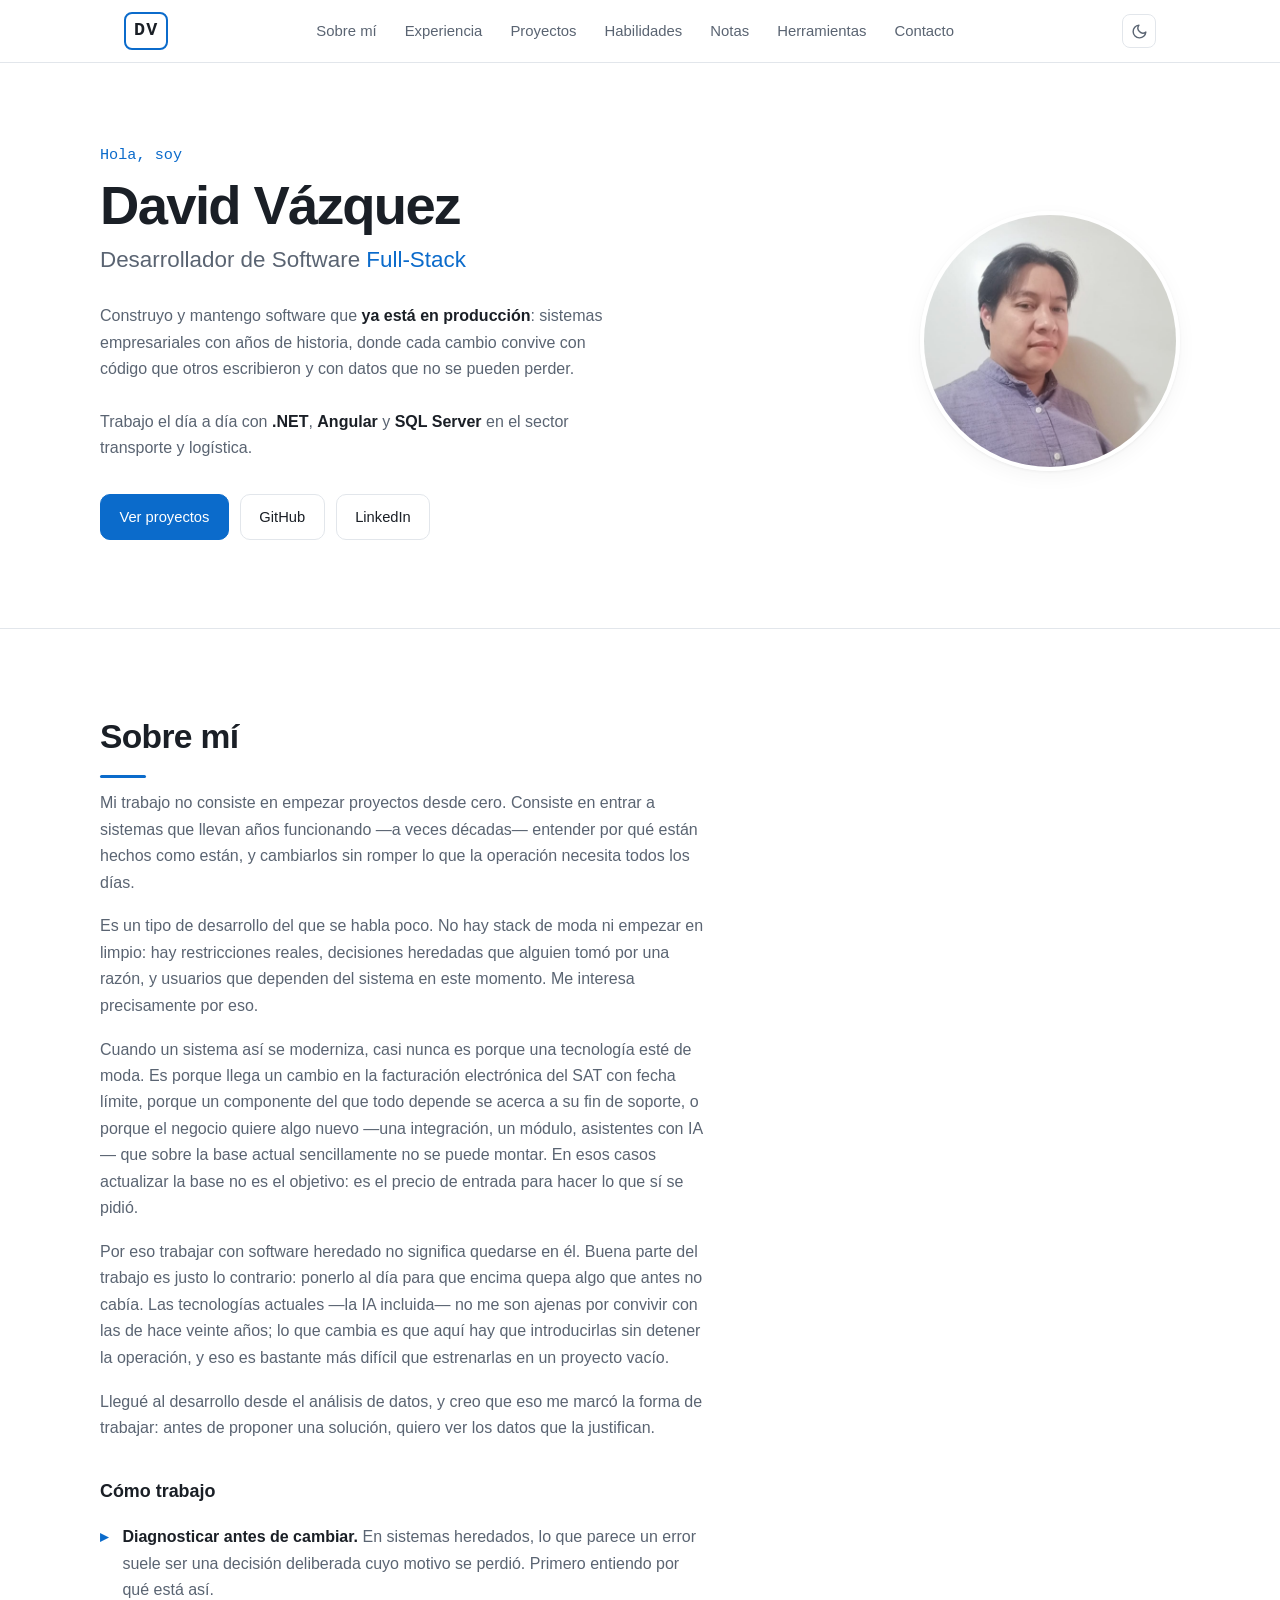
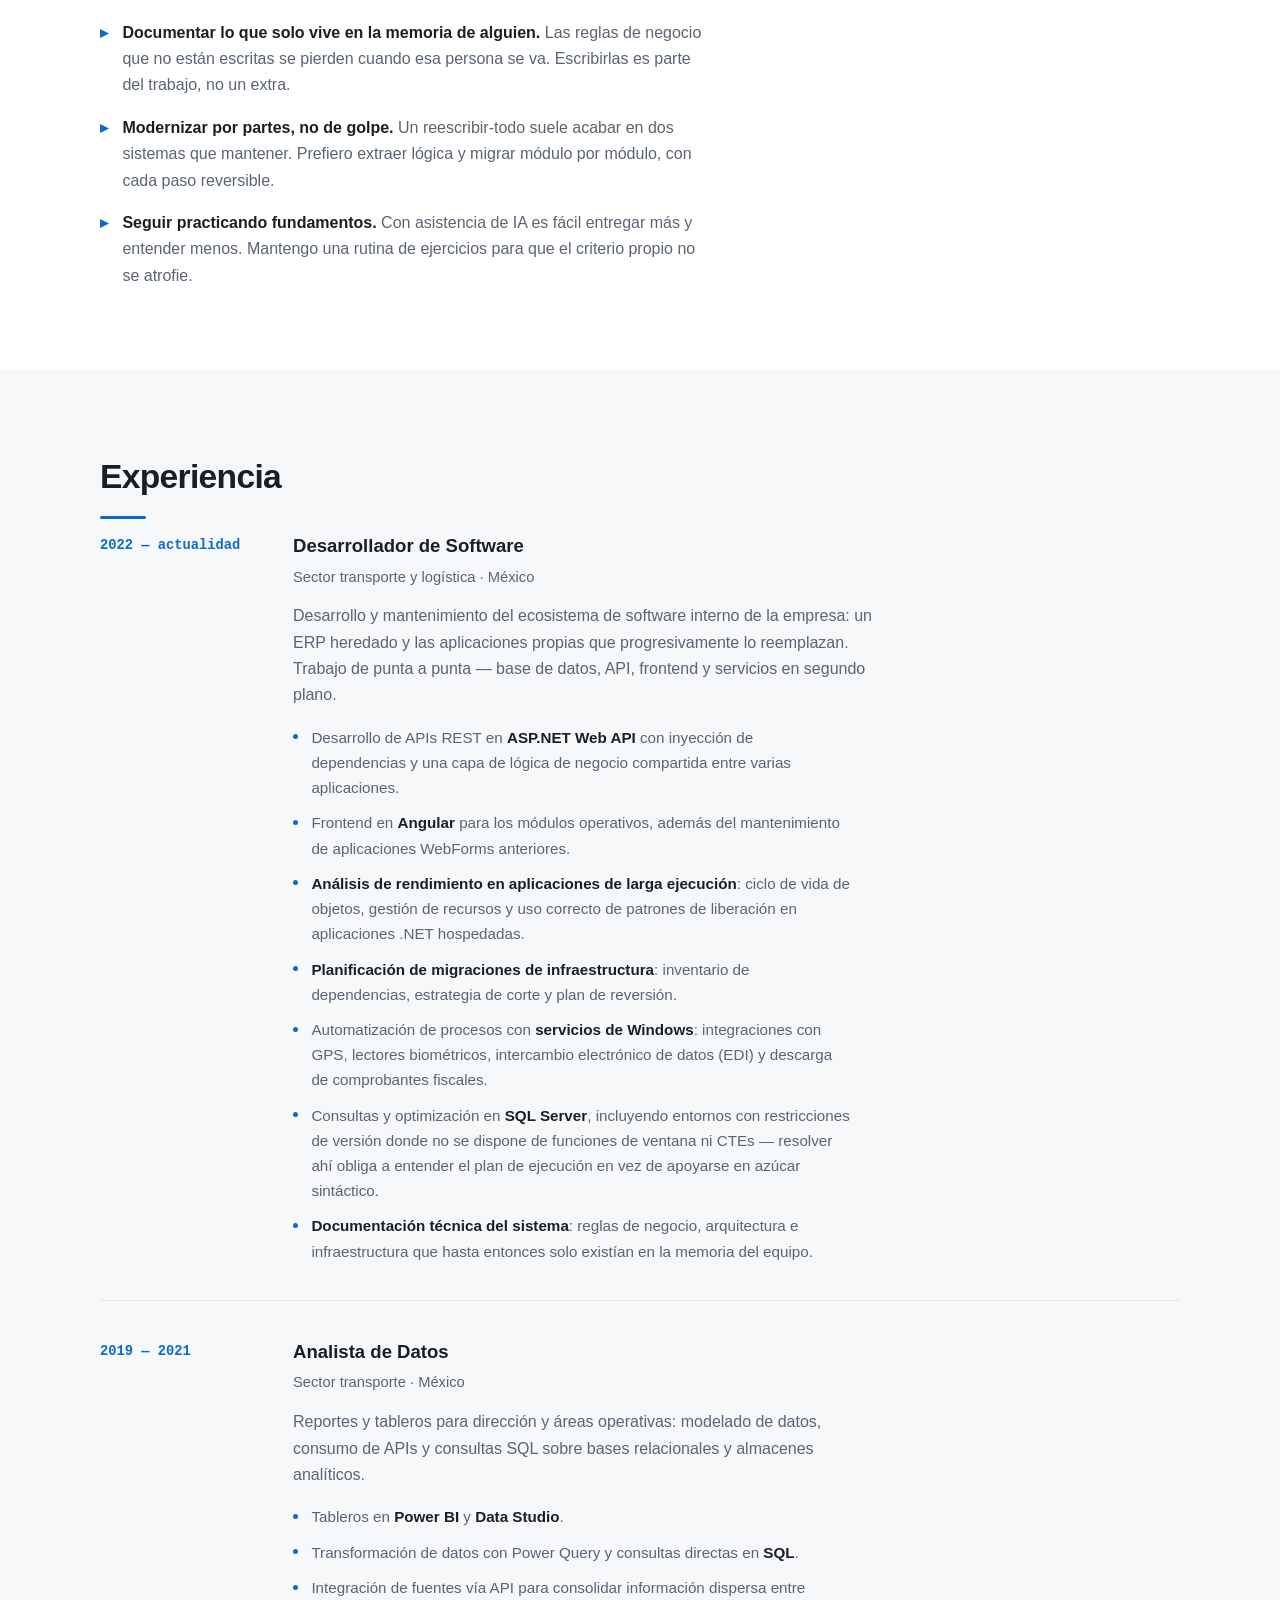
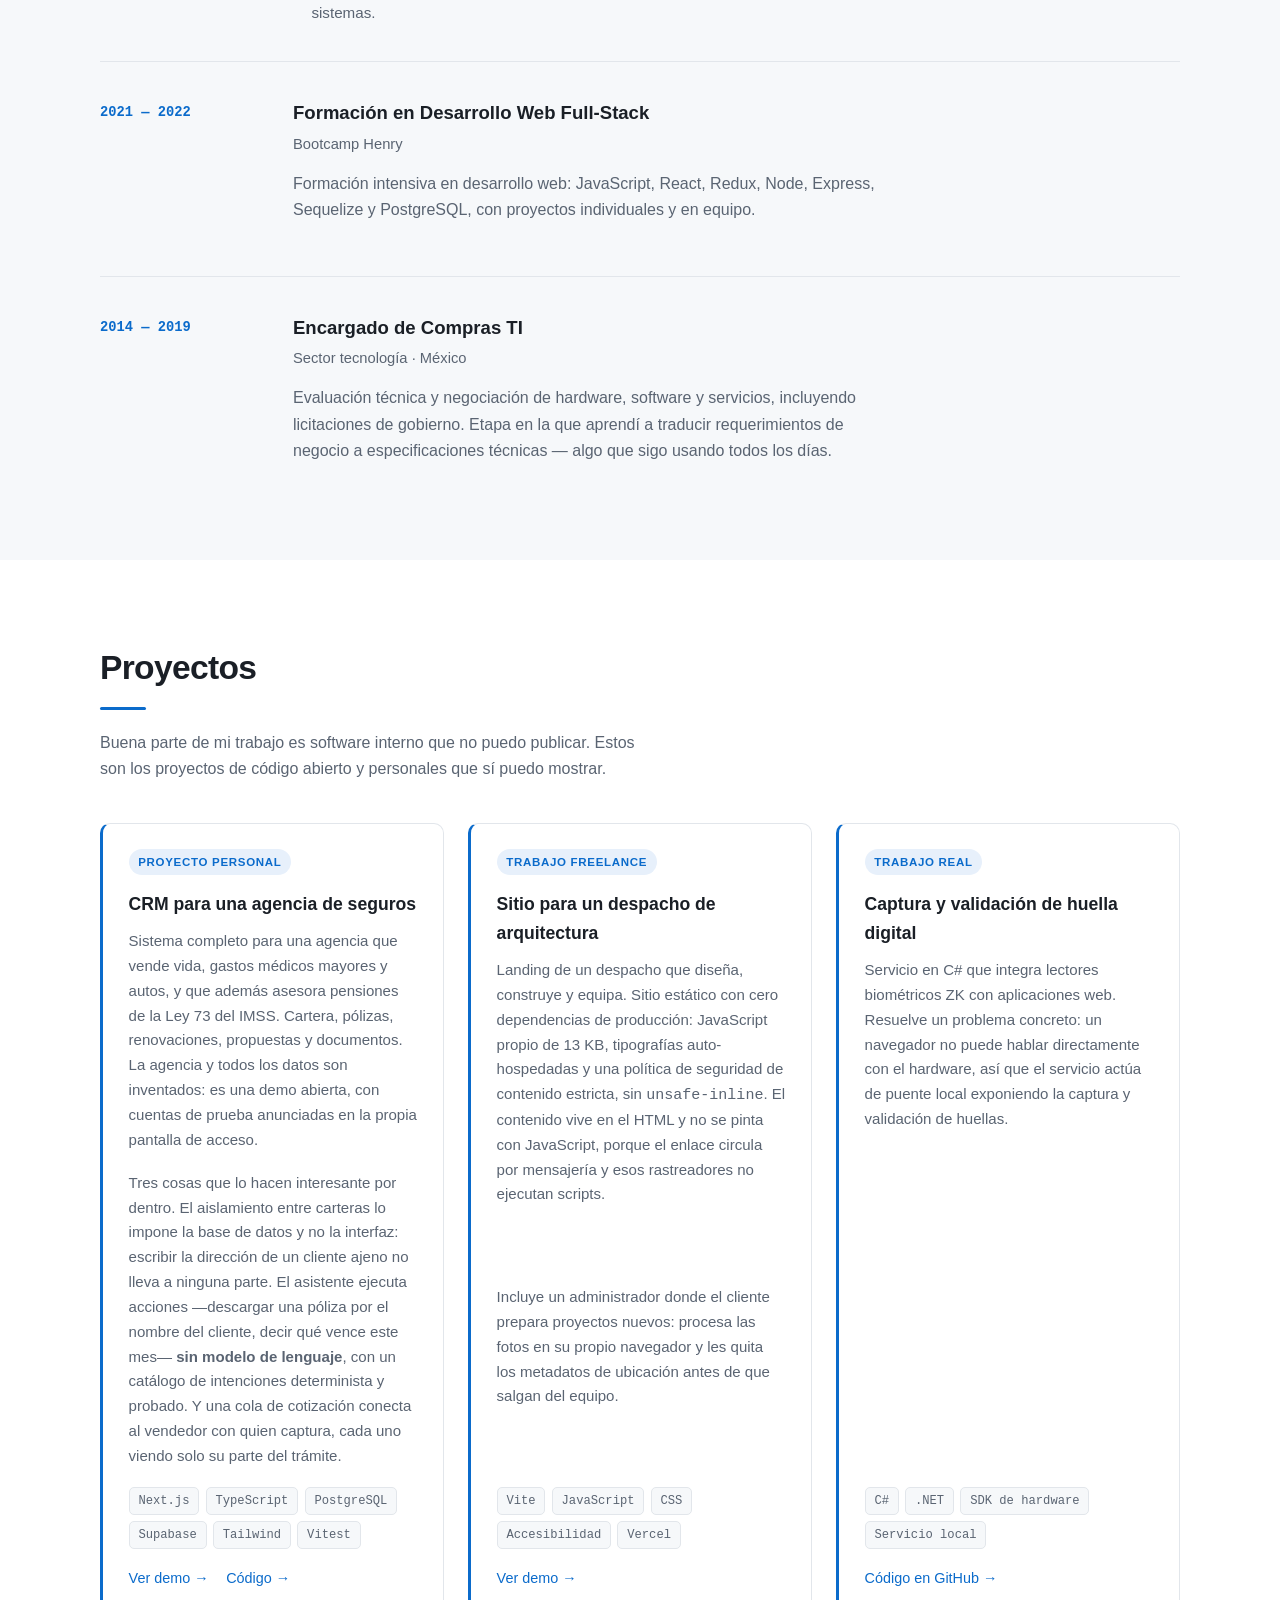
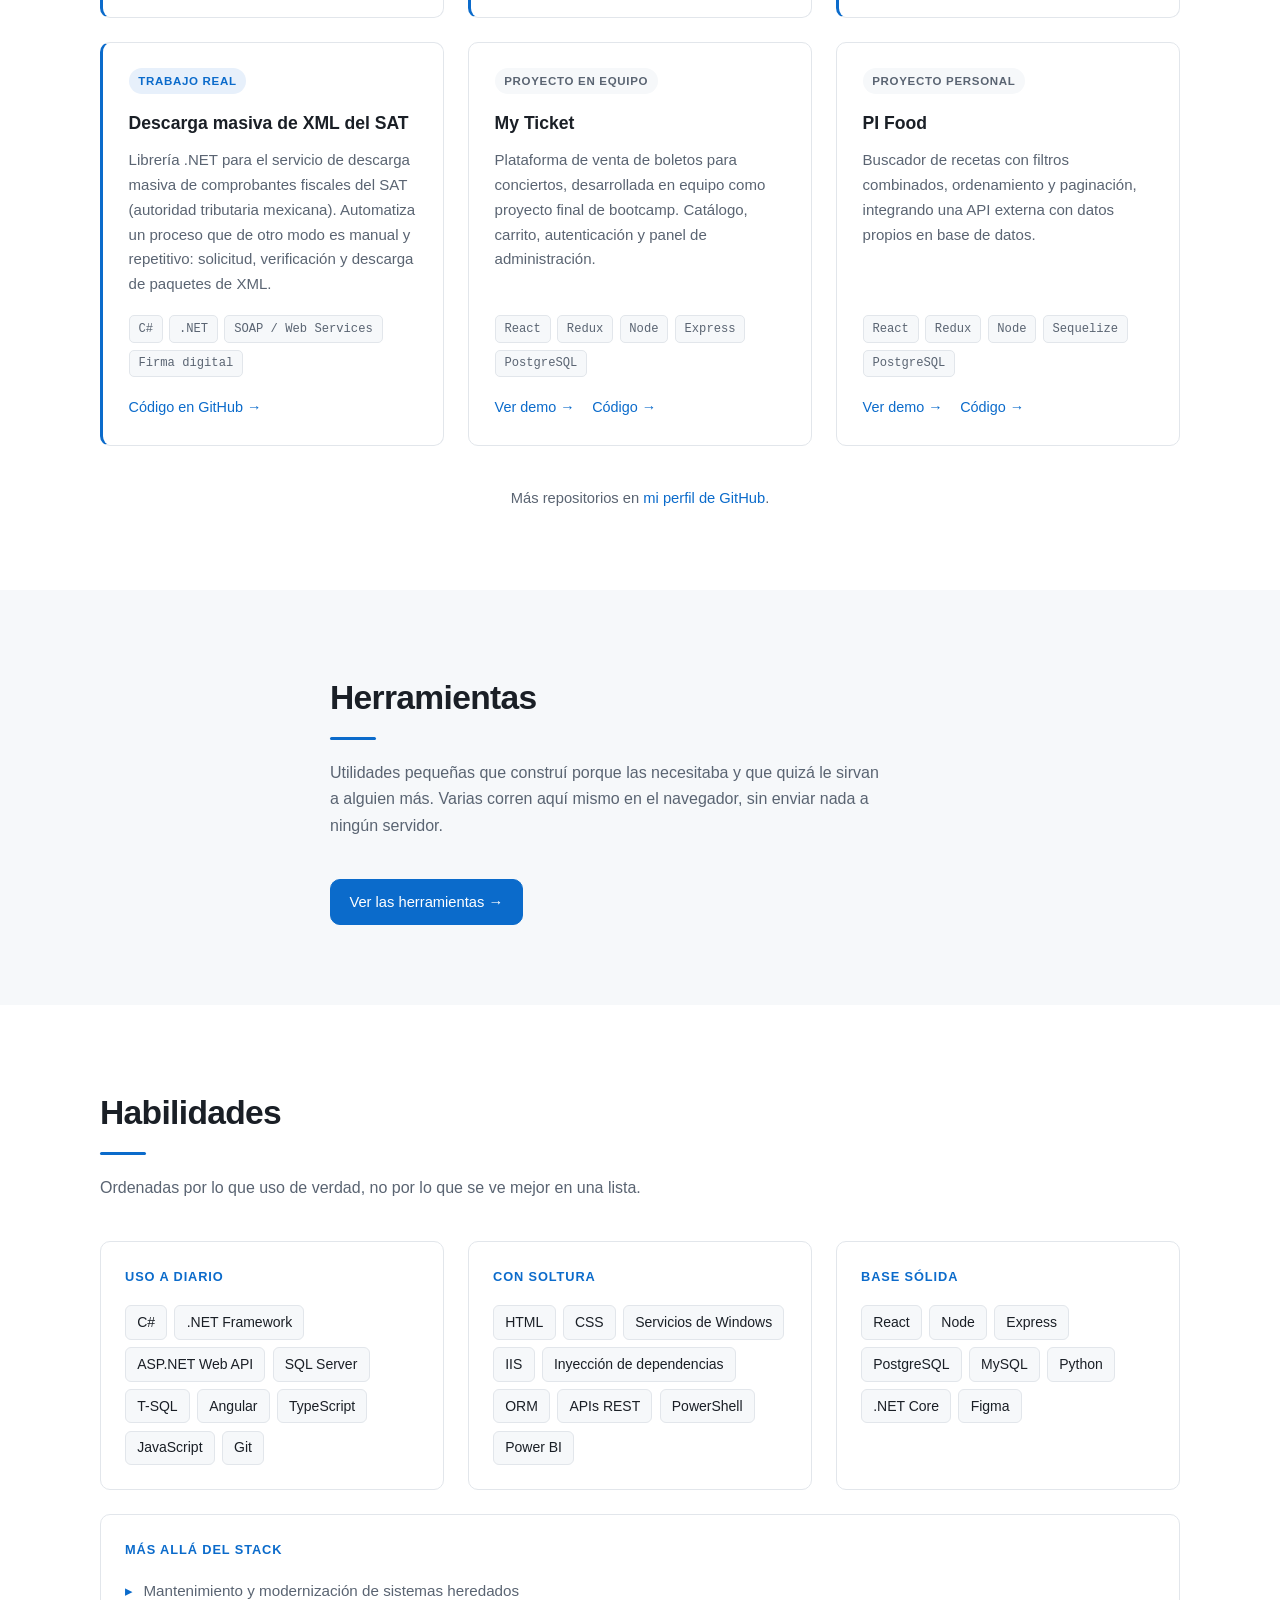
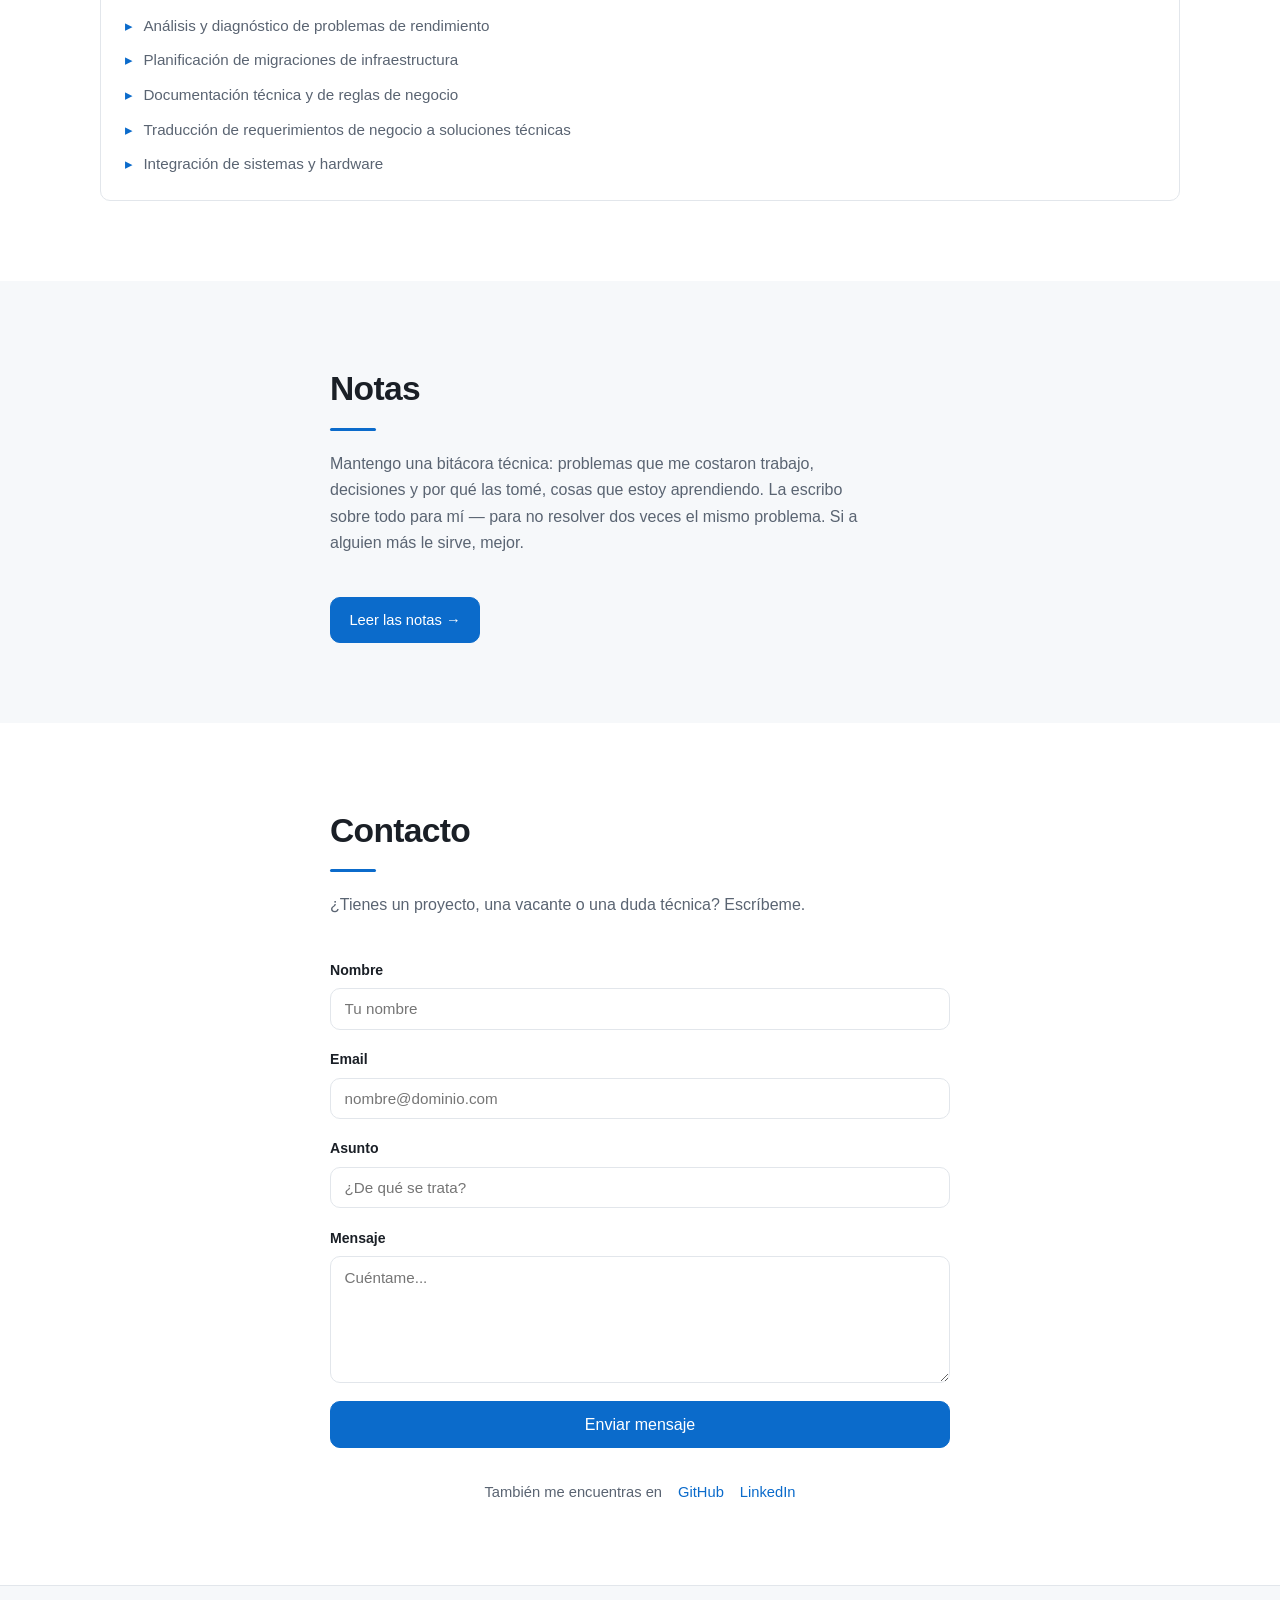
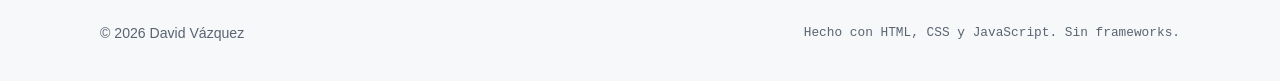
<file: index.html>
<!DOCTYPE html>
<html lang="es">

<head>
    <meta charset="UTF-8">
    <meta name="viewport" content="width=device-width, initial-scale=1.0">
    <title>David Vázquez — Desarrollador de Software</title>
    <meta name="description"
        content="Desarrollador full-stack especializado en sistemas heredados: .NET, Angular y SQL Server. Mantengo y modernizo software crítico en producción.">
    <link rel="shortcut icon" href="./resources/images/favicon.ico" type="image/x-icon">

    <meta property="og:title" content="David Vázquez — Desarrollador de Software">
    <meta property="og:description"
        content="Full-stack .NET y Angular. Especializado en mantener y modernizar sistemas críticos heredados.">
    <meta property="og:type" content="website">

    <!-- Aplica el tema guardado ANTES de pintar. Si esto fuera al final del
         body, quien eligió oscuro vería un destello blanco en cada carga.
         Sin preferencia guardada no se escribe nada y manda el sistema. -->
    <script>
        (function () {
            try {
                var t = localStorage.getItem("tema");
                if (t) document.documentElement.setAttribute("data-theme", t);
            } catch (e) { }
        })();
    </script>

    <link rel="stylesheet" href="./CSS/index.css">
</head>

<body>
    <a href="#main" class="skip-link">Saltar al contenido</a>

    <header class="site-header">
        <nav class="nav" aria-label="Navegación principal">
            <a href="#hero" class="nav__brand">DV</a>

            <input type="checkbox" id="nav-toggle" class="nav__checkbox">
            <label for="nav-toggle" class="nav__burger" aria-label="Abrir menú">
                <span></span><span></span><span></span>
            </label>

            <ul class="nav__list">
                <li><a href="#sobre-mi">Sobre mí</a></li>
                <li><a href="#experiencia">Experiencia</a></li>
                <li><a href="#proyectos">Proyectos</a></li>
                <li><a href="#habilidades">Habilidades</a></li>
                <li><a href="./notas/index.html">Notas</a></li>
                <li><a href="./herramientas/index.html">Herramientas</a></li>
                <li><a href="#contacto">Contacto</a></li>
            </ul>

            <button class="nav__tema" type="button" aria-label="Cambiar tema">
                <svg class="nav__tema-luna" viewBox="0 0 24 24" fill="none" stroke="currentColor"
                    stroke-width="2" stroke-linecap="round" stroke-linejoin="round" aria-hidden="true">
                    <path d="M21 12.79A9 9 0 1 1 11.21 3 7 7 0 0 0 21 12.79z" />
                </svg>
                <svg class="nav__tema-sol" viewBox="0 0 24 24" fill="none" stroke="currentColor"
                    stroke-width="2" stroke-linecap="round" stroke-linejoin="round" aria-hidden="true">
                    <circle cx="12" cy="12" r="4" />
                    <path d="M12 2v2M12 20v2M4.93 4.93l1.41 1.41M17.66 17.66l1.41 1.41M2 12h2M20 12h2M6.34 17.66l-1.41 1.41M19.07 4.93l-1.41 1.41" />
                </svg>
            </button>
        </nav>
    </header>

    <main id="main">

        <!-- ======================= HERO ======================= -->
        <section id="hero" class="hero">
            <div class="hero__inner">
                <div class="hero__text">
                    <p class="hero__greeting">Hola, soy</p>
                    <h1 class="hero__name">David Vázquez</h1>
                    <p class="hero__role">
                        Desarrollador de Software <span class="accent">Full-Stack</span>
                    </p>
                    <p class="hero__pitch">
                        Construyo y mantengo software que <strong>ya está en producción</strong>: sistemas
                        empresariales con años de historia, donde cada cambio convive con código que otros
                        escribieron y con datos que no se pueden perder.
                        <br><br>
                        Trabajo el día a día con <strong>.NET</strong>, <strong>Angular</strong> y
                        <strong>SQL Server</strong> en el sector transporte y logística.
                    </p>

                    <div class="hero__actions">
                        <a class="btn btn--primary" href="#proyectos">Ver proyectos</a>
                        <a class="btn" href="https://github.com/davidvazgon26" target="_blank" rel="noopener">GitHub</a>
                        <a class="btn" href="https://www.linkedin.com/in/davidvazgon/" target="_blank"
                            rel="noopener">LinkedIn</a>
                        <!-- TODO: reactivar cuando el CV esté actualizado (el PDF actual es de 2022).
                             Basta con quitar estos comentarios. -->
                        <!-- <a class="btn" href="./resources/CV-DAVG.pdf" download>Descargar CV</a> -->
                    </div>
                </div>

                <div class="hero__photo">
                    <img src="./resources/foto.jpeg" alt="Fotografía de David Vázquez" width="280" height="280">
                </div>
            </div>
        </section>

        <!-- ======================= SOBRE MÍ ======================= -->
        <section id="sobre-mi" class="section">
            <div class="section__inner">
                <h2 class="section__title">Sobre mí</h2>

                <div class="about">
                    <p>
                        Mi trabajo no consiste en empezar proyectos desde cero. Consiste en entrar a sistemas que
                        llevan años funcionando —a veces décadas— entender por qué están hechos como están, y
                        cambiarlos sin romper lo que la operación necesita todos los días.
                    </p>
                    <p>
                        Es un tipo de desarrollo del que se habla poco. No hay stack de moda ni empezar en limpio:
                        hay restricciones reales, decisiones heredadas que alguien tomó por una razón, y usuarios
                        que dependen del sistema en este momento. Me interesa precisamente por eso.
                    </p>
                    <p>
                        Cuando un sistema así se moderniza, casi nunca es porque una tecnología esté de moda. Es
                        porque llega un cambio en la facturación electrónica del SAT con fecha límite, porque un
                        componente del que todo depende se acerca a su fin de soporte, o porque el negocio quiere
                        algo nuevo —una integración, un módulo, asistentes con IA— que sobre la base actual
                        sencillamente no se puede montar. En esos casos actualizar la base no es el objetivo: es
                        el precio de entrada para hacer lo que sí se pidió.
                    </p>
                    <p>
                        Por eso trabajar con software heredado no significa quedarse en él. Buena parte del
                        trabajo es justo lo contrario: ponerlo al día para que encima quepa algo que antes no
                        cabía. Las tecnologías actuales —la IA incluida— no me son ajenas por convivir con las de
                        hace veinte años; lo que cambia es que aquí hay que introducirlas sin detener la
                        operación, y eso es bastante más difícil que estrenarlas en un proyecto vacío.
                    </p>
                    <p>
                        Llegué al desarrollo desde el análisis de datos, y creo que eso me marcó la forma de
                        trabajar: antes de proponer una solución, quiero ver los datos que la justifican.
                    </p>

                    <h3 class="about__subtitle">Cómo trabajo</h3>
                    <ul class="about__list">
                        <li>
                            <strong>Diagnosticar antes de cambiar.</strong> En sistemas heredados, lo que parece
                            un error suele ser una decisión deliberada cuyo motivo se perdió. Primero entiendo
                            por qué está así.
                        </li>
                        <li>
                            <strong>Documentar lo que solo vive en la memoria de alguien.</strong> Las reglas de
                            negocio que no están escritas se pierden cuando esa persona se va. Escribirlas es
                            parte del trabajo, no un extra.
                        </li>
                        <li>
                            <strong>Modernizar por partes, no de golpe.</strong> Un reescribir-todo suele acabar
                            en dos sistemas que mantener. Prefiero extraer lógica y migrar módulo por módulo,
                            con cada paso reversible.
                        </li>
                        <li>
                            <strong>Seguir practicando fundamentos.</strong> Con asistencia de IA es fácil
                            entregar más y entender menos. Mantengo una rutina de ejercicios para que el criterio
                            propio no se atrofie.
                        </li>
                    </ul>
                </div>
            </div>
        </section>

        <!-- ======================= EXPERIENCIA ======================= -->
        <section id="experiencia" class="section section--alt">
            <div class="section__inner">
                <h2 class="section__title">Experiencia</h2>

                <div class="timeline">

                    <article class="tl-item">
                        <div class="tl-item__period">2022 — actualidad</div>
                        <div class="tl-item__body">
                            <h3 class="tl-item__role">Desarrollador de Software</h3>
                            <p class="tl-item__org">Sector transporte y logística · México</p>
                            <p class="tl-item__desc">
                                Desarrollo y mantenimiento del ecosistema de software interno de la empresa:
                                un ERP heredado y las aplicaciones propias que progresivamente lo reemplazan.
                                Trabajo de punta a punta — base de datos, API, frontend y servicios en segundo
                                plano.
                            </p>
                            <ul class="tl-item__points">
                                <li>
                                    Desarrollo de APIs REST en <strong>ASP.NET Web API</strong> con inyección
                                    de dependencias y una capa de lógica de negocio compartida entre varias
                                    aplicaciones.
                                </li>
                                <li>
                                    Frontend en <strong>Angular</strong> para los módulos operativos, además
                                    del mantenimiento de aplicaciones WebForms anteriores.
                                </li>
                                <li>
                                    <strong>Análisis de rendimiento en aplicaciones de larga
                                    ejecución</strong>: ciclo de vida de objetos, gestión de recursos y uso
                                    correcto de patrones de liberación en aplicaciones .NET hospedadas.
                                </li>
                                <li>
                                    <strong>Planificación de migraciones de infraestructura</strong>: inventario
                                    de dependencias, estrategia de corte y plan de reversión.
                                </li>
                                <li>
                                    Automatización de procesos con <strong>servicios de Windows</strong>:
                                    integraciones con GPS, lectores biométricos, intercambio electrónico de
                                    datos (EDI) y descarga de comprobantes fiscales.
                                </li>
                                <li>
                                    Consultas y optimización en <strong>SQL Server</strong>, incluyendo
                                    entornos con restricciones de versión donde no se dispone de funciones
                                    de ventana ni CTEs — resolver ahí obliga a entender el plan de ejecución
                                    en vez de apoyarse en azúcar sintáctico.
                                </li>
                                <li>
                                    <strong>Documentación técnica del sistema</strong>: reglas de negocio,
                                    arquitectura e infraestructura que hasta entonces solo existían en la
                                    memoria del equipo.
                                </li>
                            </ul>
                        </div>
                    </article>

                    <article class="tl-item">
                        <div class="tl-item__period">2019 — 2021</div>
                        <div class="tl-item__body">
                            <h3 class="tl-item__role">Analista de Datos</h3>
                            <p class="tl-item__org">Sector transporte · México</p>
                            <p class="tl-item__desc">
                                Reportes y tableros para dirección y áreas operativas: modelado de datos,
                                consumo de APIs y consultas SQL sobre bases relacionales y almacenes analíticos.
                            </p>
                            <ul class="tl-item__points">
                                <li>Tableros en <strong>Power BI</strong> y <strong>Data Studio</strong>.</li>
                                <li>
                                    Transformación de datos con Power Query y consultas directas en
                                    <strong>SQL</strong>.
                                </li>
                                <li>
                                    Integración de fuentes vía API para consolidar información dispersa entre
                                    sistemas.
                                </li>
                            </ul>
                        </div>
                    </article>

                    <article class="tl-item">
                        <div class="tl-item__period">2021 — 2022</div>
                        <div class="tl-item__body">
                            <h3 class="tl-item__role">Formación en Desarrollo Web Full-Stack</h3>
                            <p class="tl-item__org">Bootcamp Henry</p>
                            <p class="tl-item__desc">
                                Formación intensiva en desarrollo web: JavaScript, React, Redux, Node, Express,
                                Sequelize y PostgreSQL, con proyectos individuales y en equipo.
                            </p>
                        </div>
                    </article>

                    <article class="tl-item">
                        <div class="tl-item__period">2014 — 2019</div>
                        <div class="tl-item__body">
                            <h3 class="tl-item__role">Encargado de Compras TI</h3>
                            <p class="tl-item__org">Sector tecnología · México</p>
                            <p class="tl-item__desc">
                                Evaluación técnica y negociación de hardware, software y servicios, incluyendo
                                licitaciones de gobierno. Etapa en la que aprendí a traducir requerimientos de
                                negocio a especificaciones técnicas — algo que sigo usando todos los días.
                            </p>
                        </div>
                    </article>

                </div>
            </div>
        </section>

        <!-- ======================= PROYECTOS ======================= -->
        <section id="proyectos" class="section">
            <div class="section__inner">
                <h2 class="section__title">Proyectos</h2>
                <p class="section__lead">
                    Buena parte de mi trabajo es software interno que no puedo publicar. Estos son los proyectos
                    de código abierto y personales que sí puedo mostrar.
                </p>

                <div class="cards">

                    <article class="card card--featured">
                        <div class="card__tag">Proyecto personal</div>
                        <h3 class="card__title">CRM para una agencia de seguros</h3>
                        <p class="card__desc">
                            Sistema completo para una agencia que vende vida, gastos médicos mayores y autos, y
                            que además asesora pensiones de la Ley 73 del IMSS. Cartera, pólizas, renovaciones,
                            propuestas y documentos. La agencia y todos los datos son inventados: es una demo
                            abierta, con cuentas de prueba anunciadas en la propia pantalla de acceso.
                        </p>
                        <p class="card__desc">
                            Tres cosas que lo hacen interesante por dentro. El aislamiento entre carteras lo
                            impone la base de datos y no la interfaz: escribir la dirección de un cliente ajeno
                            no lleva a ninguna parte. El asistente ejecuta acciones —descargar una póliza por el
                            nombre del cliente, decir qué vence este mes— <strong>sin modelo de lenguaje</strong>,
                            con un catálogo de intenciones determinista y probado. Y una cola de cotización
                            conecta al vendedor con quien captura, cada uno viendo solo su parte del trámite.
                        </p>
                        <ul class="card__stack">
                            <li>Next.js</li>
                            <li>TypeScript</li>
                            <li>PostgreSQL</li>
                            <li>Supabase</li>
                            <li>Tailwind</li>
                            <li>Vitest</li>
                        </ul>
                        <div class="card__links">
                            <a href="https://crm-seguros-nine.vercel.app/login" target="_blank"
                                rel="noopener">Ver demo &rarr;</a>
                            <a href="https://github.com/davidvazgon26/crm-seguros" target="_blank"
                                rel="noopener">Código &rarr;</a>
                        </div>
                    </article>

                    <!-- El cliente aún no autoriza que se use su marca, así que la ficha
                         describe el trabajo sin nombrarlo. Cuando apruebe: cambiar el
                         título por el del despacho y agregar el enlace al repo. -->
                    <article class="card card--featured">
                        <div class="card__tag">Trabajo freelance</div>
                        <h3 class="card__title">Sitio para un despacho de arquitectura</h3>
                        <p class="card__desc">
                            Landing de un despacho que diseña, construye y equipa. Sitio estático con cero
                            dependencias de producción: JavaScript propio de 13 KB, tipografías auto-hospedadas
                            y una política de seguridad de contenido estricta, sin <code>unsafe-inline</code>.
                            El contenido vive en el HTML y no se pinta con JavaScript, porque el enlace circula
                            por mensajería y esos rastreadores no ejecutan scripts.
                        </p>
                        <p class="card__desc">
                            Incluye un administrador donde el cliente prepara proyectos nuevos: procesa las
                            fotos en su propio navegador y les quita los metadatos de ubicación antes de que
                            salgan del equipo.
                        </p>
                        <ul class="card__stack">
                            <li>Vite</li>
                            <li>JavaScript</li>
                            <li>CSS</li>
                            <li>Accesibilidad</li>
                            <li>Vercel</li>
                        </ul>
                        <div class="card__links">
                            <a href="https://dual-arquitectos.vercel.app/" target="_blank"
                                rel="noopener">Ver demo →</a>
                        </div>
                    </article>

                    <article class="card card--featured">
                        <div class="card__tag">Trabajo real</div>
                        <h3 class="card__title">Captura y validación de huella digital</h3>
                        <p class="card__desc">
                            Servicio en C# que integra lectores biométricos ZK con aplicaciones web. Resuelve un
                            problema concreto: un navegador no puede hablar directamente con el hardware, así que
                            el servicio actúa de puente local exponiendo la captura y validación de huellas.
                        </p>
                        <ul class="card__stack">
                            <li>C#</li>
                            <li>.NET</li>
                            <li>SDK de hardware</li>
                            <li>Servicio local</li>
                        </ul>
                        <div class="card__links">
                            <a href="https://github.com/davidvazgon26/CapturaValidaHuella" target="_blank"
                                rel="noopener">Código en GitHub →</a>
                        </div>
                    </article>

                    <article class="card card--featured">
                        <div class="card__tag">Trabajo real</div>
                        <h3 class="card__title">Descarga masiva de XML del SAT</h3>
                        <p class="card__desc">
                            Librería .NET para el servicio de descarga masiva de comprobantes fiscales del SAT
                            (autoridad tributaria mexicana). Automatiza un proceso que de otro modo es manual y
                            repetitivo: solicitud, verificación y descarga de paquetes de XML.
                        </p>
                        <ul class="card__stack">
                            <li>C#</li>
                            <li>.NET</li>
                            <li>SOAP / Web Services</li>
                            <li>Firma digital</li>
                        </ul>
                        <div class="card__links">
                            <a href="https://github.com/davidvazgon26/xml-downloader" target="_blank"
                                rel="noopener">Código en GitHub →</a>
                        </div>
                    </article>

                    <article class="card">
                        <div class="card__tag card__tag--alt">Proyecto en equipo</div>
                        <h3 class="card__title">My Ticket</h3>
                        <p class="card__desc">
                            Plataforma de venta de boletos para conciertos, desarrollada en equipo como proyecto
                            final de bootcamp. Catálogo, carrito, autenticación y panel de administración.
                        </p>
                        <ul class="card__stack">
                            <li>React</li>
                            <li>Redux</li>
                            <li>Node</li>
                            <li>Express</li>
                            <li>PostgreSQL</li>
                        </ul>
                        <div class="card__links">
                            <a href="https://client-concerts.vercel.app/" target="_blank" rel="noopener">Ver
                                demo →</a>
                            <a href="https://github.com/JuanDls01/client-concerts" target="_blank"
                                rel="noopener">Código →</a>
                        </div>
                    </article>

                    <article class="card">
                        <div class="card__tag card__tag--alt">Proyecto personal</div>
                        <h3 class="card__title">PI Food</h3>
                        <p class="card__desc">
                            Buscador de recetas con filtros combinados, ordenamiento y paginación, integrando una
                            API externa con datos propios en base de datos.
                        </p>
                        <ul class="card__stack">
                            <li>React</li>
                            <li>Redux</li>
                            <li>Node</li>
                            <li>Sequelize</li>
                            <li>PostgreSQL</li>
                        </ul>
                        <div class="card__links">
                            <a href="https://pi-food-eta.vercel.app/" target="_blank" rel="noopener">Ver demo →</a>
                            <a href="https://github.com/davidvazgon26/PI-Food" target="_blank"
                                rel="noopener">Código →</a>
                        </div>
                    </article>

                </div>

                <p class="section__note">
                    Más repositorios en <a href="https://github.com/davidvazgon26" target="_blank"
                        rel="noopener">mi perfil de GitHub</a>.
                </p>
            </div>
        </section>

        <!-- ======================= HERRAMIENTAS ======================= -->
        <section id="herramientas" class="section section--alt">
            <div class="section__inner section__inner--narrow">
                <h2 class="section__title">Herramientas</h2>
                <p class="section__lead">
                    Utilidades pequeñas que construí porque las necesitaba y que quizá le sirvan
                    a alguien más. Varias corren aquí mismo en el navegador, sin enviar nada a
                    ningún servidor.
                </p>
                <a class="btn btn--primary" href="./herramientas/index.html">Ver las herramientas &rarr;</a>
            </div>
        </section>

        <!-- ======================= HABILIDADES ======================= -->
        <section id="habilidades" class="section">
            <div class="section__inner">
                <h2 class="section__title">Habilidades</h2>
                <p class="section__lead">
                    Ordenadas por lo que uso de verdad, no por lo que se ve mejor en una lista.
                </p>

                <div class="skills">

                    <div class="skill-group">
                        <h3 class="skill-group__title">Uso a diario</h3>
                        <ul class="skill-group__list">
                            <li>C#</li>
                            <li>.NET Framework</li>
                            <li>ASP.NET Web API</li>
                            <li>SQL Server</li>
                            <li>T-SQL</li>
                            <li>Angular</li>
                            <li>TypeScript</li>
                            <li>JavaScript</li>
                            <li>Git</li>
                        </ul>
                    </div>

                    <div class="skill-group">
                        <h3 class="skill-group__title">Con soltura</h3>
                        <ul class="skill-group__list">
                            <li>HTML</li>
                            <li>CSS</li>
                            <li>Servicios de Windows</li>
                            <li>IIS</li>
                            <li>Inyección de dependencias</li>
                            <li>ORM</li>
                            <li>APIs REST</li>
                            <li>PowerShell</li>
                            <li>Power BI</li>
                        </ul>
                    </div>

                    <div class="skill-group">
                        <h3 class="skill-group__title">Base sólida</h3>
                        <ul class="skill-group__list">
                            <li>React</li>
                            <li>Node</li>
                            <li>Express</li>
                            <li>PostgreSQL</li>
                            <li>MySQL</li>
                            <li>Python</li>
                            <li>.NET Core</li>
                            <li>Figma</li>
                        </ul>
                    </div>

                    <div class="skill-group skill-group--wide">
                        <h3 class="skill-group__title">Más allá del stack</h3>
                        <ul class="skill-group__list skill-group__list--plain">
                            <li>Mantenimiento y modernización de sistemas heredados</li>
                            <li>Análisis y diagnóstico de problemas de rendimiento</li>
                            <li>Planificación de migraciones de infraestructura</li>
                            <li>Documentación técnica y de reglas de negocio</li>
                            <li>Traducción de requerimientos de negocio a soluciones técnicas</li>
                            <li>Integración de sistemas y hardware</li>
                        </ul>
                    </div>

                </div>
            </div>
        </section>

        <!-- ======================= NOTAS ======================= -->
        <section id="notas" class="section section--alt">
            <div class="section__inner section__inner--narrow">
                <h2 class="section__title">Notas</h2>
                <p class="section__lead">
                    Mantengo una bitácora técnica: problemas que me costaron trabajo, decisiones y por qué
                    las tomé, cosas que estoy aprendiendo. La escribo sobre todo para mí — para no resolver
                    dos veces el mismo problema. Si a alguien más le sirve, mejor.
                </p>
                <a class="btn btn--primary" href="./notas/index.html">Leer las notas →</a>
            </div>
        </section>

        <!-- ======================= CONTACTO ======================= -->
        <section id="contacto" class="section">
            <div class="section__inner section__inner--narrow">
                <h2 class="section__title">Contacto</h2>
                <p class="section__lead">
                    ¿Tienes un proyecto, una vacante o una duda técnica? Escríbeme.
                </p>

                <form class="form" action="https://formsubmit.co/c9cb930b9e0231f19176fe09be3b3baa" method="POST">
                    <div class="form__row">
                        <label for="name">Nombre</label>
                        <input type="text" id="name" name="name" placeholder="Tu nombre" required>
                    </div>

                    <div class="form__row">
                        <label for="email">Email</label>
                        <input type="email" id="email" name="email" placeholder="nombre@dominio.com" required>
                    </div>

                    <div class="form__row">
                        <label for="asunto">Asunto</label>
                        <input type="text" id="asunto" name="asunto" placeholder="¿De qué se trata?">
                    </div>

                    <div class="form__row">
                        <label for="comentario">Mensaje</label>
                        <textarea id="comentario" name="comentario" rows="6" placeholder="Cuéntame..."
                            required></textarea>
                    </div>

                    <input type="hidden" name="_captcha" value="true">
                    <input type="hidden" name="_subject" value="Nuevo mensaje desde el portafolio">
                    <input type="hidden" name="_template" value="table">

                    <button type="submit" class="btn btn--primary btn--block">Enviar mensaje</button>
                </form>

                <div class="contact-alt">
                    <span>También me encuentras en</span>
                    <a href="https://github.com/davidvazgon26" target="_blank" rel="noopener">GitHub</a>
                    <a href="https://www.linkedin.com/in/davidvazgon/" target="_blank" rel="noopener">LinkedIn</a>
                </div>
            </div>
        </section>

    </main>

    <footer class="site-footer">
        <div class="site-footer__inner">
            <p>© <span id="year">2026</span> David Vázquez</p>
            <p class="site-footer__note">Hecho con HTML, CSS y JavaScript. Sin frameworks.</p>
        </div>
    </footer>

    <script src="./js/comun.js"></script>
    <script src="./js/index.js"></script>
</body>

</html>
</file>
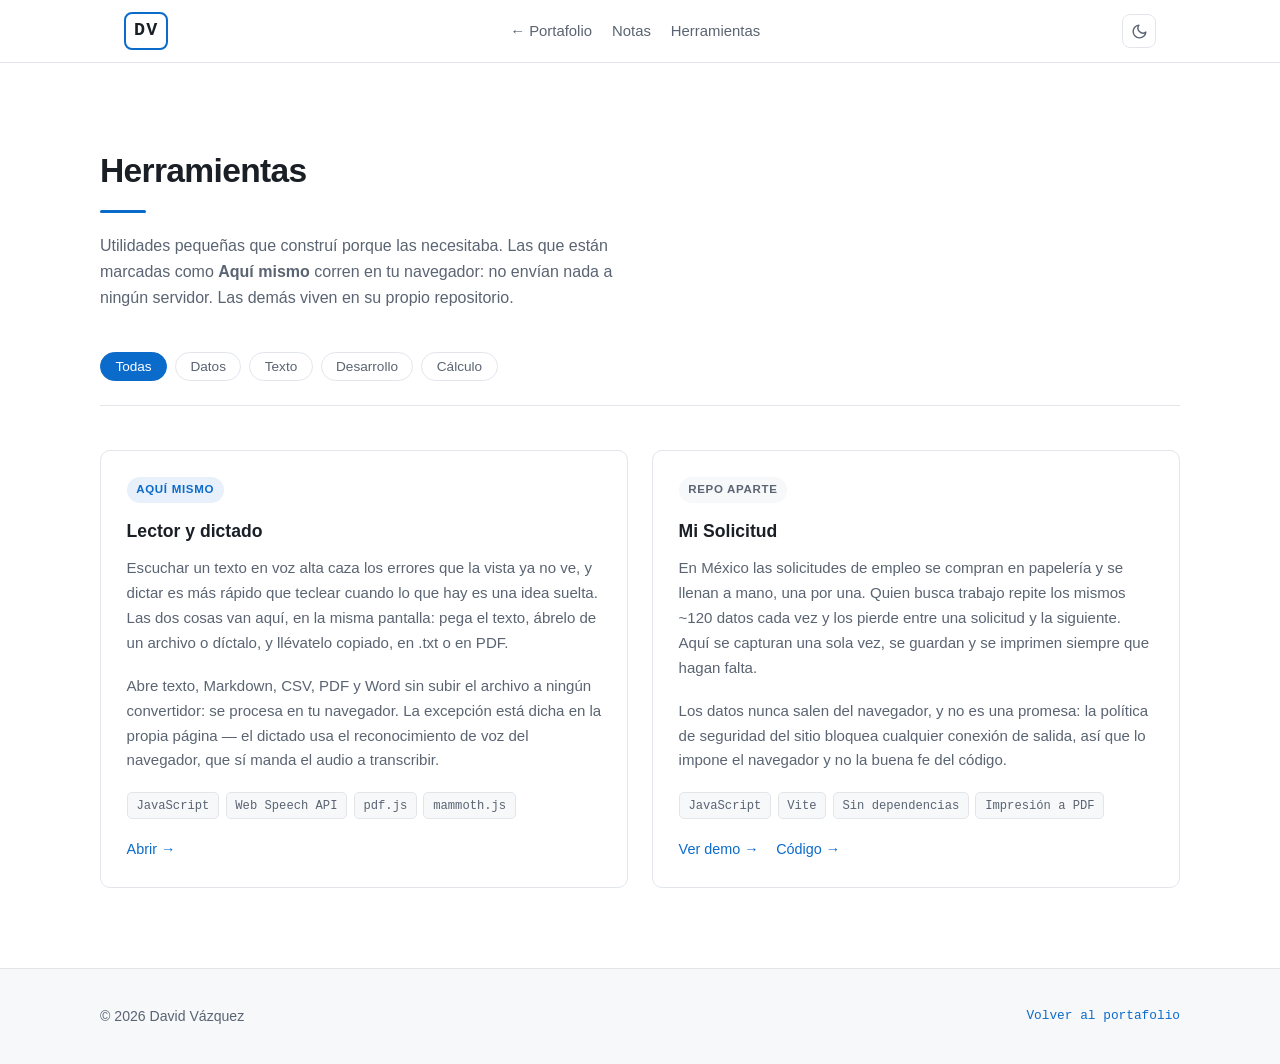
<file: herramientas/index.html>
<!DOCTYPE html>
<html lang="es">

<head>
    <meta charset="UTF-8">
    <meta name="viewport" content="width=device-width, initial-scale=1.0">
    <title>Herramientas — David Vázquez</title>
    <meta name="description"
        content="Utilidades pequeñas que construí porque las necesitaba. Varias corren en el navegador, sin enviar nada a ningún servidor.">
    <link rel="shortcut icon" href="../resources/images/favicon.ico" type="image/x-icon">

    <!-- Aplica el tema guardado ANTES de pintar, para evitar el destello
         blanco. Debe ir antes del CSS. -->
    <script>
        (function () {
            try {
                var t = localStorage.getItem("tema");
                if (t) document.documentElement.setAttribute("data-theme", t);
            } catch (e) { }
        })();
    </script>

    <link rel="stylesheet" href="../CSS/index.css">
    <link rel="stylesheet" href="../CSS/herramientas.css">
</head>

<body>
    <a href="#main" class="skip-link">Saltar al contenido</a>

    <header class="site-header">
        <!-- Cabecera de subpágina. Estructura idéntica en notas/ y herramientas/:
             si se cambia una, cambiar la otra. El checkbox y el burger son
             imprescindibles: sin ellos el menú queda inalcanzable por debajo
             de 720px, porque .nav__list pasa a display:none. -->
        <nav class="nav" aria-label="Navegación principal">
            <a href="../index.html" class="nav__brand">DV</a>

            <input type="checkbox" id="nav-toggle" class="nav__checkbox">
            <label for="nav-toggle" class="nav__burger" aria-label="Abrir menú">
                <span></span><span></span><span></span>
            </label>

            <ul class="nav__list nav__list--simple">
                <li><a href="../index.html">← Portafolio</a></li>
                <li><a href="../notas/index.html">Notas</a></li>
                <li><a href="./index.html" aria-current="page">Herramientas</a></li>
            </ul>

            <button class="nav__tema" type="button" aria-label="Cambiar tema">
                <svg class="nav__tema-luna" viewBox="0 0 24 24" fill="none" stroke="currentColor"
                    stroke-width="2" stroke-linecap="round" stroke-linejoin="round" aria-hidden="true">
                    <path d="M21 12.79A9 9 0 1 1 11.21 3 7 7 0 0 0 21 12.79z" />
                </svg>
                <svg class="nav__tema-sol" viewBox="0 0 24 24" fill="none" stroke="currentColor"
                    stroke-width="2" stroke-linecap="round" stroke-linejoin="round" aria-hidden="true">
                    <circle cx="12" cy="12" r="4" />
                    <path d="M12 2v2M12 20v2M4.93 4.93l1.41 1.41M17.66 17.66l1.41 1.41M2 12h2M20 12h2M6.34 17.66l-1.41 1.41M19.07 4.93l-1.41 1.41" />
                </svg>
            </button>
        </nav>
    </header>

    <main id="main">
        <section class="section">
            <div class="section__inner">

                <h1 class="section__title">Herramientas</h1>
                <p class="section__lead">
                    Utilidades pequeñas que construí porque las necesitaba. Las que están marcadas
                    como <strong>Aquí mismo</strong> corren en tu navegador: no envían nada a
                    ningún servidor. Las demás viven en su propio repositorio.
                </p>

                <div class="filters" role="group" aria-label="Filtrar por categoría">
                    <button class="filter is-active" data-filter="todas">Todas</button>
                    <button class="filter" data-filter="datos">Datos</button>
                    <button class="filter" data-filter="texto">Texto</button>
                    <button class="filter" data-filter="desarrollo">Desarrollo</button>
                    <button class="filter" data-filter="calculo">Cálculo</button>
                </div>

                <!-- ==========================================================
                     FICHAS
                     Guía completa en COMO-PUBLICAR.md (junto a este archivo).
                     Para añadir una: copiar un <article>, pegarlo arriba y
                     editarlo.

                     Categorías válidas en data-categoria (provisionales):
                       datos · texto · desarrollo · calculo
                     ========================================================== -->
                <div class="cards" id="herramientas">

                    <article class="card herramienta" data-categoria="texto">
                        <div class="card__tag">Aquí mismo</div>
                        <h2 class="card__title">Lector y dictado</h2>
                        <p class="card__desc">
                            Escuchar un texto en voz alta caza los errores que la vista ya no ve, y
                            dictar es más rápido que teclear cuando lo que hay es una idea suelta.
                            Las dos cosas van aquí, en la misma pantalla: pega el texto, ábrelo de
                            un archivo o dícta­lo, y llévatelo copiado, en .txt o en PDF.
                        </p>
                        <p class="card__desc">
                            Abre texto, Markdown, CSV, PDF y Word sin subir el archivo a ningún
                            convertidor: se procesa en tu navegador. La excepción está dicha en la
                            propia página — el dictado usa el reconocimiento de voz del navegador,
                            que sí manda el audio a transcribir.
                        </p>
                        <ul class="card__stack">
                            <li>JavaScript</li>
                            <li>Web Speech API</li>
                            <li>pdf.js</li>
                            <li>mammoth.js</li>
                        </ul>
                        <div class="card__links">
                            <a href="./lector-texto/index.html">Abrir &rarr;</a>
                        </div>
                    </article>

                    <article class="card herramienta" data-categoria="datos">
                        <div class="card__tag card__tag--alt">Repo aparte</div>
                        <h2 class="card__title">Mi Solicitud</h2>
                        <p class="card__desc">
                            En México las solicitudes de empleo se compran en papelería y se llenan a
                            mano, una por una. Quien busca trabajo repite los mismos ~120 datos cada vez
                            y los pierde entre una solicitud y la siguiente. Aquí se capturan una sola
                            vez, se guardan y se imprimen siempre que hagan falta.
                        </p>
                        <p class="card__desc">
                            Los datos nunca salen del navegador, y no es una promesa: la política de
                            seguridad del sitio bloquea cualquier conexión de salida, así que lo impone
                            el navegador y no la buena fe del código.
                        </p>
                        <ul class="card__stack">
                            <li>JavaScript</li>
                            <li>Vite</li>
                            <li>Sin dependencias</li>
                            <li>Impresión a PDF</li>
                        </ul>
                        <div class="card__links">
                            <a href="https://mi-solicitud.vercel.app/" target="_blank" rel="noopener">Ver demo &rarr;</a>
                            <a href="https://github.com/davidvazgon26/mi-solicitud" target="_blank" rel="noopener">Código &rarr;</a>
                        </div>
                    </article>

                    <!-- PLANTILLA A — herramienta alojada aquí.
                         Plantilla de referencia; la ficha real de este tipo es
                         la de Lector y dictado, arriba.
                    <article class="card herramienta" data-categoria="texto">
                        <div class="card__tag">Aquí mismo</div>
                        <h2 class="card__title">Nombre de la herramienta</h2>
                        <p class="card__desc">
                            Qué problema resuelve, en una o dos frases.
                        </p>
                        <ul class="card__stack">
                            <li>JavaScript</li>
                            <li>Sin dependencias</li>
                        </ul>
                        <div class="card__links">
                            <a href="./slug/index.html">Abrir &rarr;</a>
                        </div>
                    </article>
                    -->

                    <!-- PLANTILLA B — herramienta en repositorio aparte.
                    <article class="card herramienta" data-categoria="desarrollo">
                        <div class="card__tag card__tag--alt">Repo aparte</div>
                        <h2 class="card__title">Nombre de la herramienta</h2>
                        <p class="card__desc">
                            Qué problema resuelve, en una o dos frases.
                        </p>
                        <ul class="card__stack">
                            <li>C#</li>
                            <li>.NET</li>
                        </ul>
                        <div class="card__links">
                            <a href="https://…" target="_blank" rel="noopener">Ver demo &rarr;</a>
                            <a href="https://github.com/…" target="_blank" rel="noopener">Código &rarr;</a>
                        </div>
                    </article>
                    -->

                </div>

                <p class="herramientas__empty" id="sin-resultados" hidden>
                    Todavía no hay herramientas publicadas aquí.
                </p>

            </div>
        </section>
    </main>

    <footer class="site-footer">
        <div class="site-footer__inner">
            <p>© <span id="year">2026</span> David Vázquez</p>
            <p class="site-footer__note"><a href="../index.html">Volver al portafolio</a></p>
        </div>
    </footer>

    <script src="../js/comun.js"></script>
    <script src="../js/herramientas.js"></script>
</body>

</html>
</file>
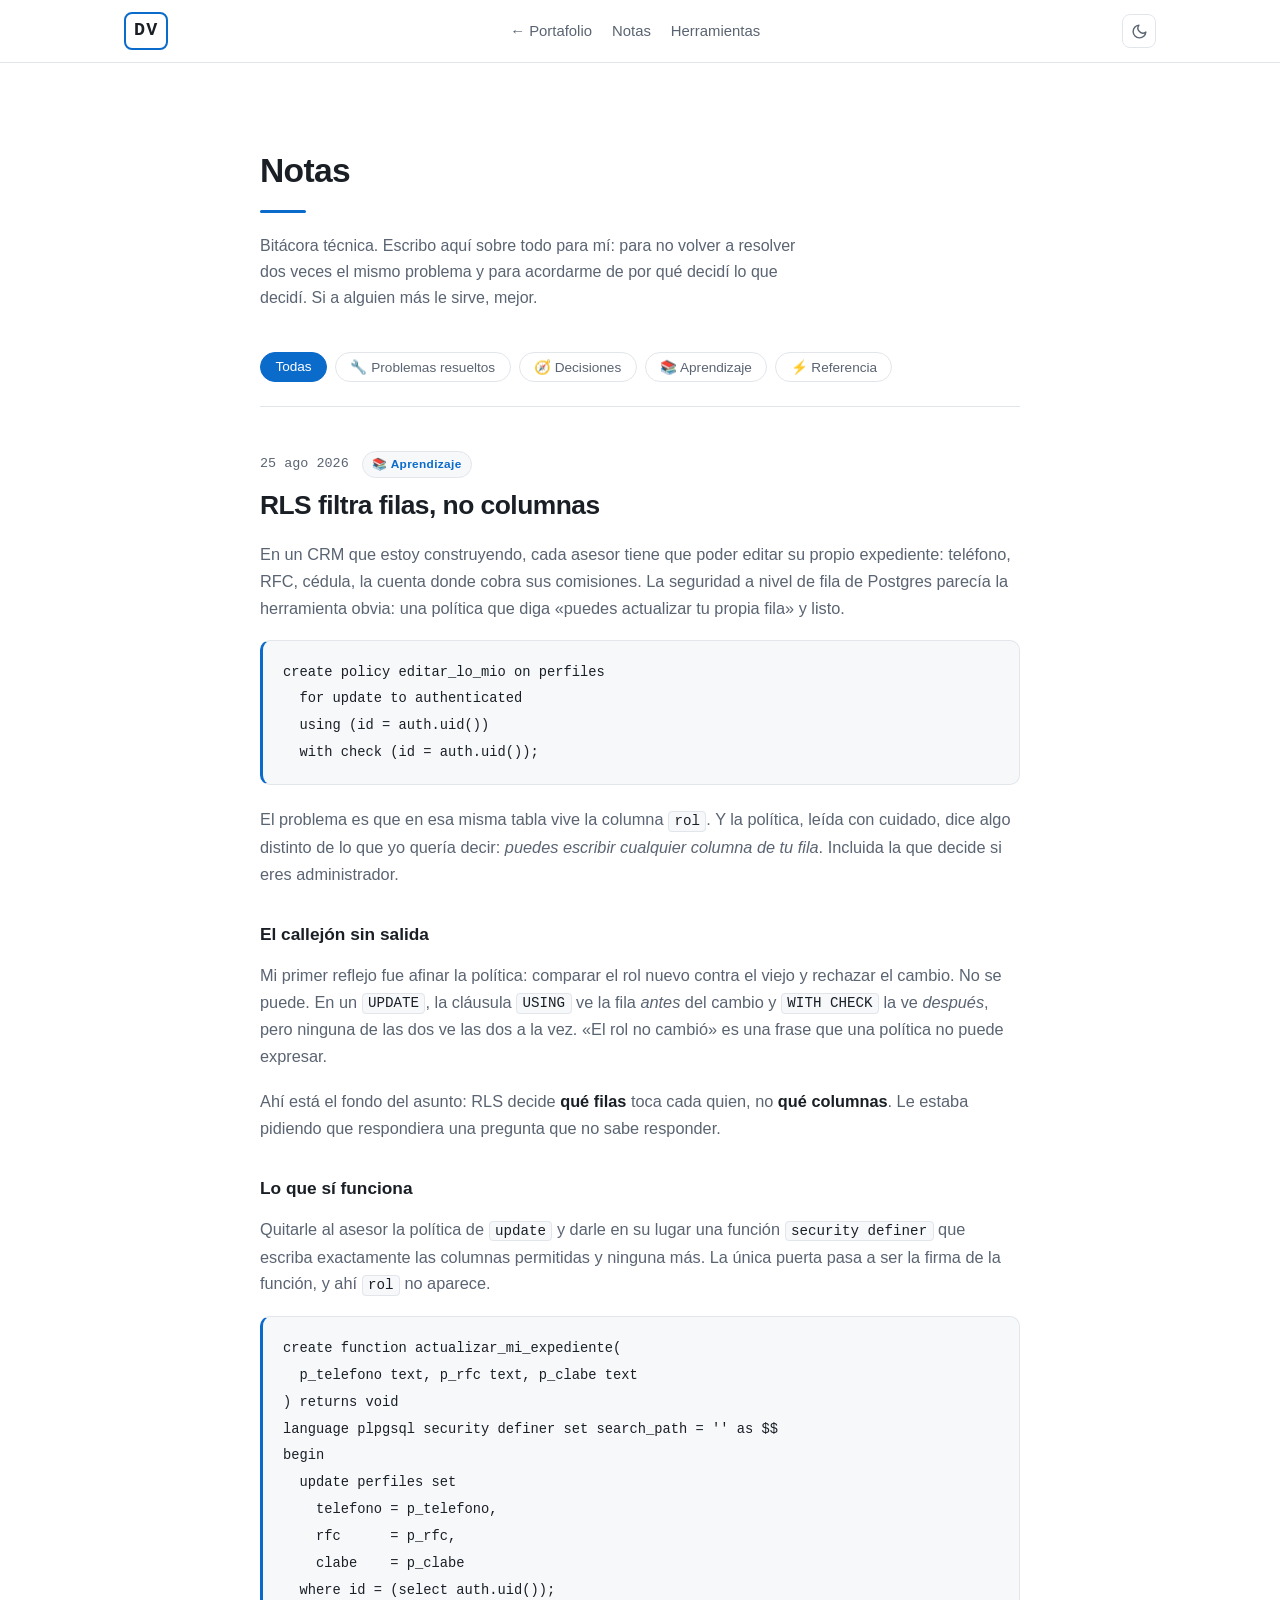
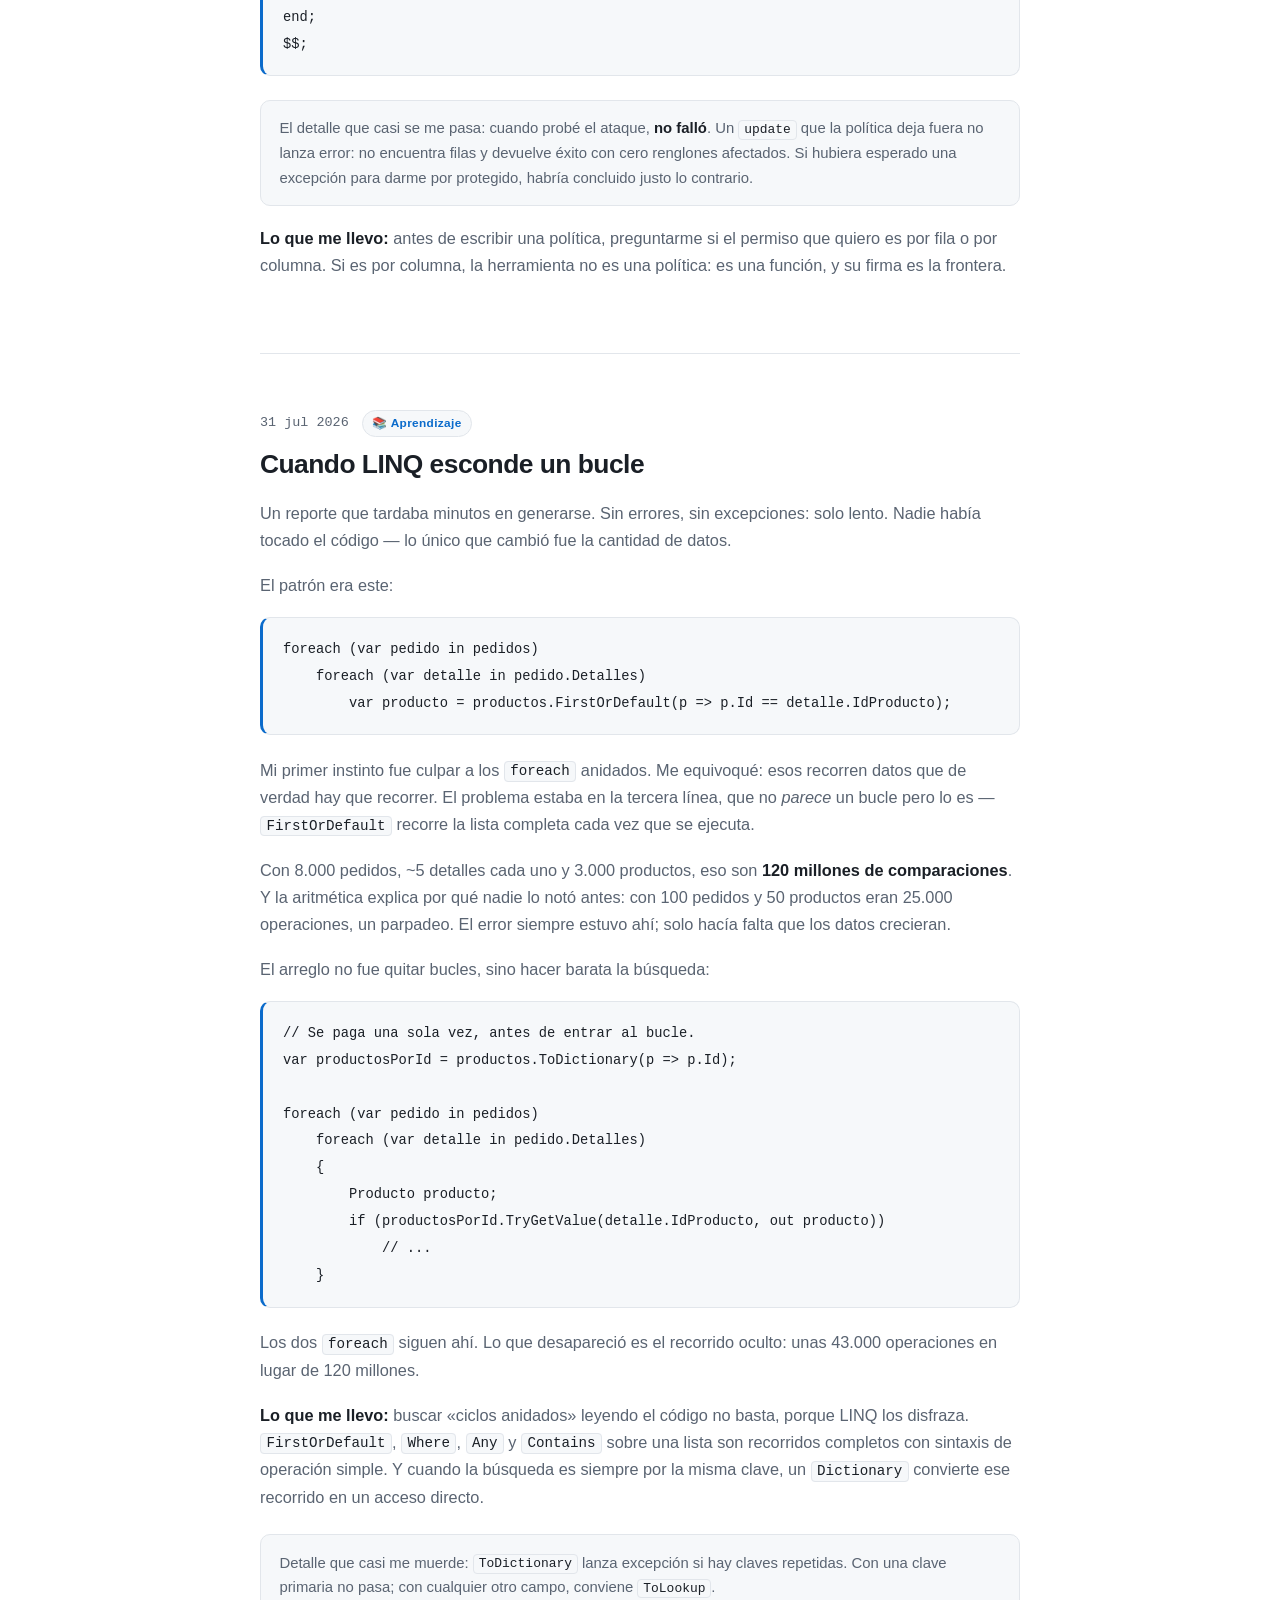
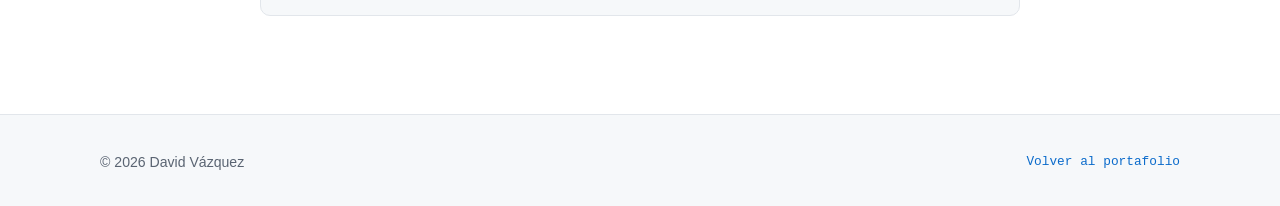
<file: notas/index.html>
<!DOCTYPE html>
<html lang="es">

<head>
    <meta charset="UTF-8">
    <meta name="viewport" content="width=device-width, initial-scale=1.0">
    <title>Notas — David Vázquez</title>
    <meta name="description"
        content="Bitácora técnica: problemas resueltos, decisiones y notas de aprendizaje. Documentación personal, pública por si le sirve a alguien más.">
    <link rel="shortcut icon" href="../resources/images/favicon.ico" type="image/x-icon">

    <!-- Aplica el tema guardado ANTES de pintar, para evitar el destello
         blanco. Debe ir antes del CSS. -->
    <script>
        (function () {
            try {
                var t = localStorage.getItem("tema");
                if (t) document.documentElement.setAttribute("data-theme", t);
            } catch (e) { }
        })();
    </script>

    <link rel="stylesheet" href="../CSS/index.css">
    <link rel="stylesheet" href="../CSS/notas.css">
</head>

<body>
    <a href="#main" class="skip-link">Saltar al contenido</a>

    <header class="site-header">
        <!-- Cabecera de subpágina. Estructura idéntica en notas/ y herramientas/:
             si se cambia una, cambiar la otra. El checkbox y el burger son
             imprescindibles: sin ellos el menú queda inalcanzable por debajo
             de 720px, porque .nav__list pasa a display:none. -->
        <nav class="nav" aria-label="Navegación principal">
            <a href="../index.html" class="nav__brand">DV</a>

            <input type="checkbox" id="nav-toggle" class="nav__checkbox">
            <label for="nav-toggle" class="nav__burger" aria-label="Abrir menú">
                <span></span><span></span><span></span>
            </label>

            <ul class="nav__list nav__list--simple">
                <li><a href="../index.html">← Portafolio</a></li>
                <li><a href="./index.html" aria-current="page">Notas</a></li>
                <li><a href="../herramientas/index.html">Herramientas</a></li>
            </ul>

            <button class="nav__tema" type="button" aria-label="Cambiar tema">
                <svg class="nav__tema-luna" viewBox="0 0 24 24" fill="none" stroke="currentColor"
                    stroke-width="2" stroke-linecap="round" stroke-linejoin="round" aria-hidden="true">
                    <path d="M21 12.79A9 9 0 1 1 11.21 3 7 7 0 0 0 21 12.79z" />
                </svg>
                <svg class="nav__tema-sol" viewBox="0 0 24 24" fill="none" stroke="currentColor"
                    stroke-width="2" stroke-linecap="round" stroke-linejoin="round" aria-hidden="true">
                    <circle cx="12" cy="12" r="4" />
                    <path d="M12 2v2M12 20v2M4.93 4.93l1.41 1.41M17.66 17.66l1.41 1.41M2 12h2M20 12h2M6.34 17.66l-1.41 1.41M19.07 4.93l-1.41 1.41" />
                </svg>
            </button>
        </nav>
    </header>

    <main id="main">
        <section class="section">
            <div class="section__inner section__inner--reading">

                <h1 class="section__title">Notas</h1>
                <p class="section__lead">
                    Bitácora técnica. Escribo aquí sobre todo para mí: para no volver a resolver dos veces
                    el mismo problema y para acordarme de por qué decidí lo que decidí. Si a alguien más le
                    sirve, mejor.
                </p>

                <!-- Filtros -->
                <div class="filters" role="group" aria-label="Filtrar por tipo">
                    <button class="filter is-active" data-filter="todas">Todas</button>
                    <button class="filter" data-filter="problema">🔧 Problemas resueltos</button>
                    <button class="filter" data-filter="decision">🧭 Decisiones</button>
                    <button class="filter" data-filter="aprendizaje">📚 Aprendizaje</button>
                    <button class="filter" data-filter="referencia">⚡ Referencia</button>
                </div>

                <!-- ==========================================================
                     ENTRADAS
                     Para publicar una nota nueva: copiar un <article> completo,
                     pegarlo ARRIBA de los demás y editarlo. Nada más.
                     Tipos válidos en data-tipo:
                       problema · decision · aprendizaje · referencia
                     ========================================================== -->
                <div class="notas" id="notas">

                    <article class="nota" data-tipo="aprendizaje">
                        <div class="nota__meta">
                            <time datetime="2026-08-25">25 ago 2026</time>
                            <span class="nota__tipo nota__tipo--aprendizaje">📚 Aprendizaje</span>
                        </div>
                        <h2 class="nota__title">RLS filtra filas, no columnas</h2>
                        <div class="nota__body">
                            <p>
                                En un CRM que estoy construyendo, cada asesor tiene que poder editar su
                                propio expediente: teléfono, RFC, cédula, la cuenta donde cobra sus
                                comisiones. La seguridad a nivel de fila de Postgres parecía la herramienta
                                obvia: una política que diga «puedes actualizar tu propia fila» y listo.
                            </p>
                            <pre><code>create policy editar_lo_mio on perfiles
  for update to authenticated
  using (id = auth.uid())
  with check (id = auth.uid());</code></pre>
                            <p>
                                El problema es que en esa misma tabla vive la columna <code>rol</code>. Y la
                                política, leída con cuidado, dice algo distinto de lo que yo quería decir:
                                <em>puedes escribir cualquier columna de tu fila</em>. Incluida la que decide
                                si eres administrador.
                            </p>
                            <h3>El callejón sin salida</h3>
                            <p>
                                Mi primer reflejo fue afinar la política: comparar el rol nuevo contra el
                                viejo y rechazar el cambio. No se puede. En un <code>UPDATE</code>, la
                                cláusula <code>USING</code> ve la fila <em>antes</em> del cambio y
                                <code>WITH CHECK</code> la ve <em>después</em>, pero ninguna de las dos ve
                                las dos a la vez. «El rol no cambió» es una frase que una política no puede
                                expresar.
                            </p>
                            <p>
                                Ahí está el fondo del asunto: RLS decide <strong>qué filas</strong> toca cada
                                quien, no <strong>qué columnas</strong>. Le estaba pidiendo que respondiera
                                una pregunta que no sabe responder.
                            </p>
                            <h3>Lo que sí funciona</h3>
                            <p>
                                Quitarle al asesor la política de <code>update</code> y darle en su lugar una
                                función <code>security definer</code> que escriba exactamente las columnas
                                permitidas y ninguna más. La única puerta pasa a ser la firma de la función,
                                y ahí <code>rol</code> no aparece.
                            </p>
                            <pre><code>create function actualizar_mi_expediente(
  p_telefono text, p_rfc text, p_clabe text
) returns void
language plpgsql security definer set search_path = '' as $$
begin
  update perfiles set
    telefono = p_telefono,
    rfc      = p_rfc,
    clabe    = p_clabe
  where id = (select auth.uid());
end;
$$;</code></pre>
                            <p class="nota__aside">
                                El detalle que casi se me pasa: cuando probé el ataque,
                                <strong>no falló</strong>. Un <code>update</code> que la política deja fuera
                                no lanza error: no encuentra filas y devuelve éxito con cero renglones
                                afectados. Si hubiera esperado una excepción para darme por protegido,
                                habría concluido justo lo contrario.
                            </p>
                            <p>
                                <strong>Lo que me llevo:</strong> antes de escribir una política,
                                preguntarme si el permiso que quiero es por fila o por columna. Si es por
                                columna, la herramienta no es una política: es una función, y su firma es la
                                frontera.
                            </p>
                        </div>
                    </article>

                    <article class="nota" data-tipo="aprendizaje">
                        <div class="nota__meta">
                            <time datetime="2026-07-31">31 jul 2026</time>
                            <span class="nota__tipo nota__tipo--aprendizaje">📚 Aprendizaje</span>
                        </div>
                        <h2 class="nota__title">Cuando LINQ esconde un bucle</h2>
                        <div class="nota__body">
                            <p>
                                Un reporte que tardaba minutos en generarse. Sin errores, sin excepciones:
                                solo lento. Nadie había tocado el código — lo único que cambió fue la
                                cantidad de datos.
                            </p>
                            <p>El patrón era este:</p>
                            <pre><code>foreach (var pedido in pedidos)
    foreach (var detalle in pedido.Detalles)
        var producto = productos.FirstOrDefault(p =&gt; p.Id == detalle.IdProducto);</code></pre>
                            <p>
                                Mi primer instinto fue culpar a los <code>foreach</code> anidados. Me
                                equivoqué: esos recorren datos que de verdad hay que recorrer. El problema
                                estaba en la tercera línea, que no <em>parece</em> un bucle pero lo es —
                                <code>FirstOrDefault</code> recorre la lista completa cada vez que se
                                ejecuta.
                            </p>
                            <p>
                                Con 8.000 pedidos, ~5 detalles cada uno y 3.000 productos, eso son
                                <strong>120 millones de comparaciones</strong>. Y la aritmética explica por
                                qué nadie lo notó antes: con 100 pedidos y 50 productos eran 25.000
                                operaciones, un parpadeo. El error siempre estuvo ahí; solo hacía falta que
                                los datos crecieran.
                            </p>
                            <p>El arreglo no fue quitar bucles, sino hacer barata la búsqueda:</p>
                            <pre><code>// Se paga una sola vez, antes de entrar al bucle.
var productosPorId = productos.ToDictionary(p =&gt; p.Id);

foreach (var pedido in pedidos)
    foreach (var detalle in pedido.Detalles)
    {
        Producto producto;
        if (productosPorId.TryGetValue(detalle.IdProducto, out producto))
            // ...
    }</code></pre>
                            <p>
                                Los dos <code>foreach</code> siguen ahí. Lo que desapareció es el recorrido
                                oculto: unas 43.000 operaciones en lugar de 120 millones.
                            </p>
                            <p>
                                <strong>Lo que me llevo:</strong> buscar «ciclos anidados» leyendo el código
                                no basta, porque LINQ los disfraza. <code>FirstOrDefault</code>,
                                <code>Where</code>, <code>Any</code> y <code>Contains</code> sobre una lista
                                son recorridos completos con sintaxis de operación simple. Y cuando la
                                búsqueda es siempre por la misma clave, un <code>Dictionary</code> convierte
                                ese recorrido en un acceso directo.
                            </p>
                            <p class="nota__aside">
                                Detalle que casi me muerde: <code>ToDictionary</code> lanza excepción si hay
                                claves repetidas. Con una clave primaria no pasa; con cualquier otro campo,
                                conviene <code>ToLookup</code>.
                            </p>
                        </div>
                    </article>

                </div>

                <p class="notas__empty" id="sin-resultados" hidden>
                    No hay notas de este tipo todavía.
                </p>

            </div>
        </section>
    </main>

    <footer class="site-footer">
        <div class="site-footer__inner">
            <p>© <span id="year">2026</span> David Vázquez</p>
            <p class="site-footer__note"><a href="../index.html">Volver al portafolio</a></p>
        </div>
    </footer>

    <script src="../js/comun.js"></script>
    <script src="../js/notas.js"></script>
</body>

</html>
</file>
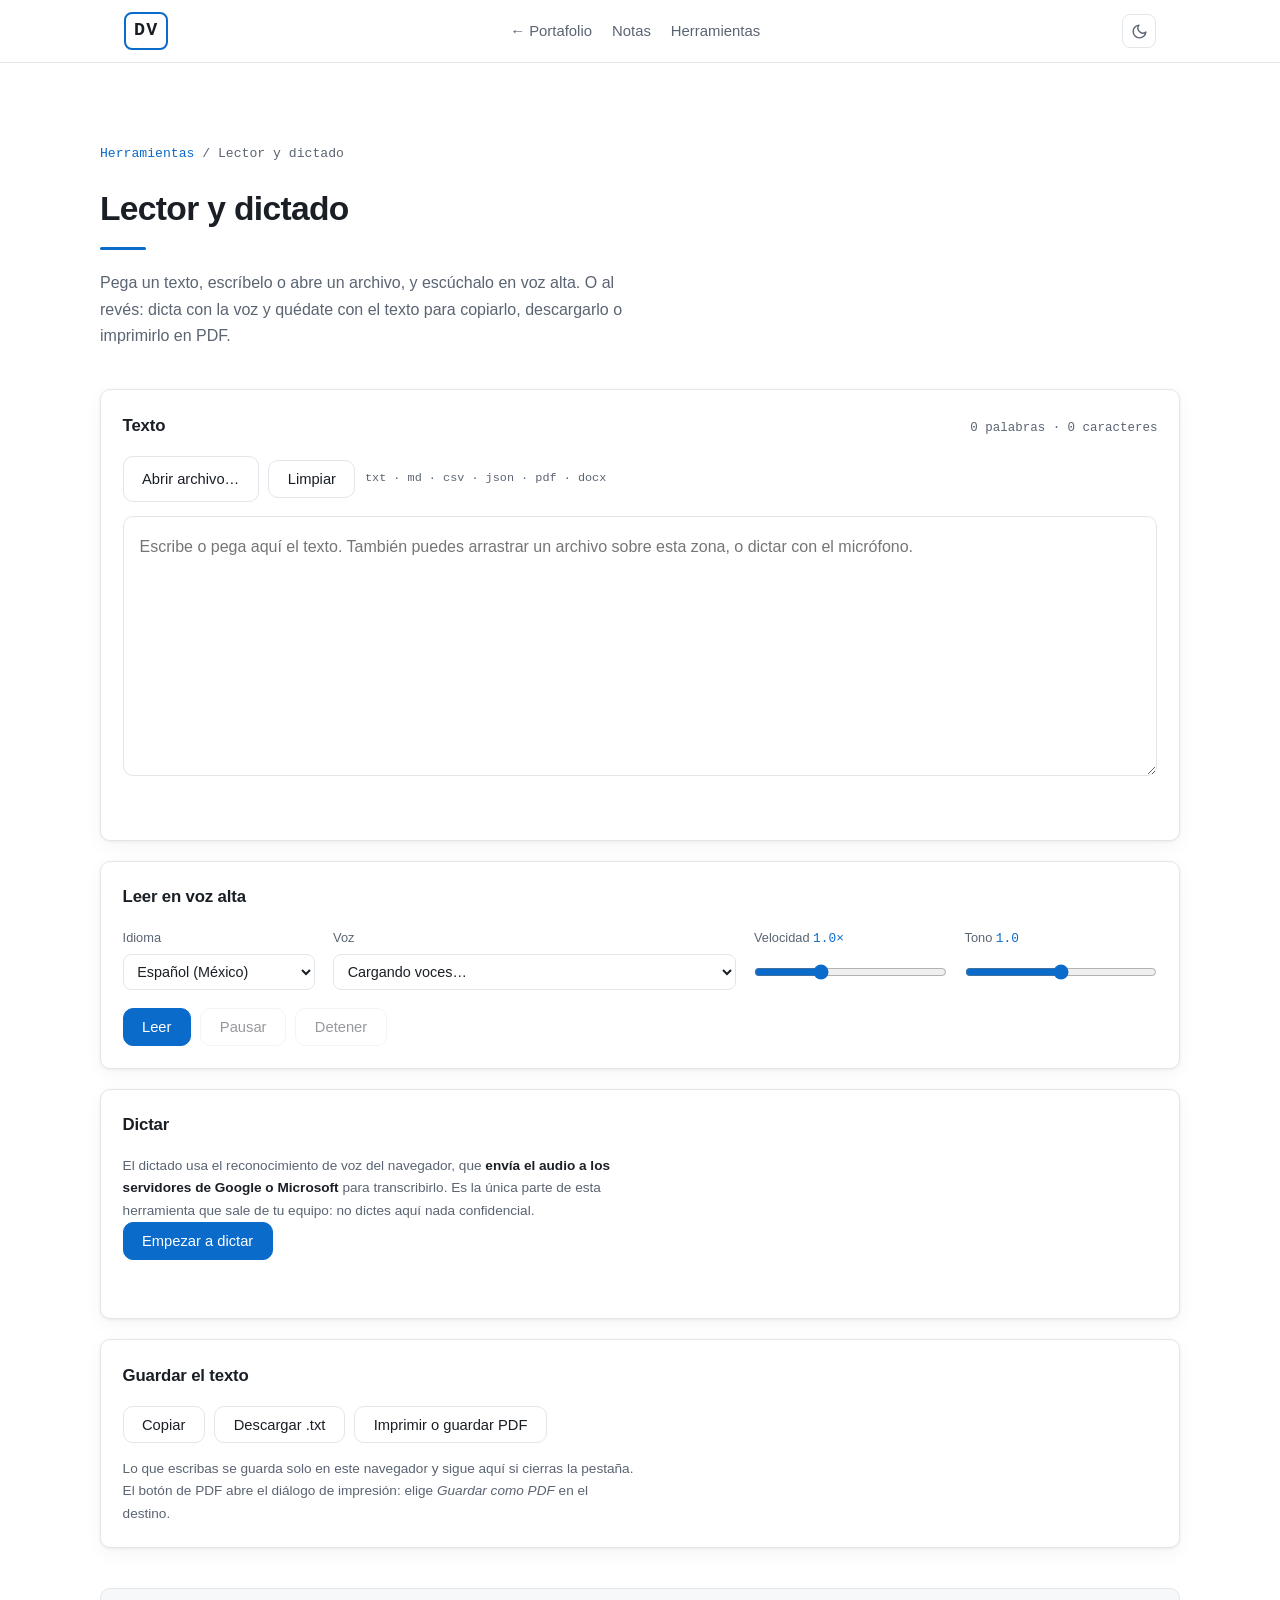
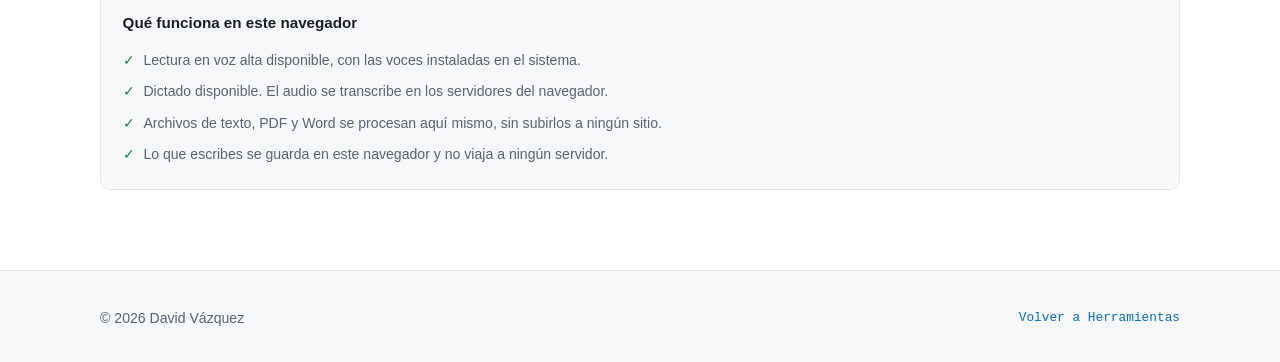
<file: herramientas/lector-texto/index.html>
<!DOCTYPE html>
<html lang="es">

<head>
    <meta charset="UTF-8">
    <meta name="viewport" content="width=device-width, initial-scale=1.0">
    <title>Lector y dictado — Herramientas — David Vázquez</title>
    <meta name="description"
        content="Escucha un texto en voz alta o dícta­lo con la voz. Abre archivos de texto, PDF y Word. Todo ocurre en tu navegador.">
    <link rel="shortcut icon" href="../../resources/images/favicon.ico" type="image/x-icon">

    <!-- Aplica el tema guardado ANTES de pintar, para evitar el destello
         blanco. Debe ir antes del CSS. -->
    <script>
        (function () {
            try {
                var t = localStorage.getItem("tema");
                if (t) document.documentElement.setAttribute("data-theme", t);
            } catch (e) { }
        })();
    </script>

    <link rel="stylesheet" href="../../CSS/index.css">
    <link rel="stylesheet" href="./lector.css">
</head>

<body>
    <a href="#main" class="skip-link">Saltar al contenido</a>

    <header class="site-header">
        <!-- Cabecera de subpágina, un nivel más abajo que notas/ y
             herramientas/: todas las rutas llevan ../../ -->
        <nav class="nav" aria-label="Navegación principal">
            <a href="../../index.html" class="nav__brand">DV</a>

            <input type="checkbox" id="nav-toggle" class="nav__checkbox">
            <label for="nav-toggle" class="nav__burger" aria-label="Abrir menú">
                <span></span><span></span><span></span>
            </label>

            <ul class="nav__list nav__list--simple">
                <li><a href="../../index.html">← Portafolio</a></li>
                <li><a href="../../notas/index.html">Notas</a></li>
                <li><a href="../index.html">Herramientas</a></li>
            </ul>

            <button class="nav__tema" type="button" aria-label="Cambiar tema">
                <svg class="nav__tema-luna" viewBox="0 0 24 24" fill="none" stroke="currentColor"
                    stroke-width="2" stroke-linecap="round" stroke-linejoin="round" aria-hidden="true">
                    <path d="M21 12.79A9 9 0 1 1 11.21 3 7 7 0 0 0 21 12.79z" />
                </svg>
                <svg class="nav__tema-sol" viewBox="0 0 24 24" fill="none" stroke="currentColor"
                    stroke-width="2" stroke-linecap="round" stroke-linejoin="round" aria-hidden="true">
                    <circle cx="12" cy="12" r="4" />
                    <path d="M12 2v2M12 20v2M4.93 4.93l1.41 1.41M17.66 17.66l1.41 1.41M2 12h2M20 12h2M6.34 17.66l-1.41 1.41M19.07 4.93l-1.41 1.41" />
                </svg>
            </button>
        </nav>
    </header>

    <main id="main">
        <section class="section">
            <div class="section__inner">

                <p class="migas"><a href="../index.html">Herramientas</a> / Lector y dictado</p>

                <h1 class="section__title">Lector y dictado</h1>
                <p class="section__lead">
                    Pega un texto, escríbelo o abre un archivo, y escúchalo en voz alta. O al
                    revés: dicta con la voz y quédate con el texto para copiarlo, descargarlo o
                    imprimirlo en PDF.
                </p>

                <!-- ==========================================================
                     ENTRADA
                     ========================================================== -->
                <div class="lector">

                    <div class="panel">
                        <div class="panel__head">
                            <h2 class="panel__title">Texto</h2>
                            <p class="panel__meta" id="contador">0 palabras · 0 caracteres</p>
                        </div>

                        <div class="acciones acciones--archivo">
                            <label class="btn" for="archivo">
                                Abrir archivo…
                                <input type="file" id="archivo" class="oculto-visual"
                                    accept=".txt,.md,.markdown,.csv,.log,.json,.pdf,.docx,text/plain,application/pdf,application/vnd.openxmlformats-officedocument.wordprocessingml.document">
                            </label>
                            <button class="btn" type="button" id="btn-limpiar">Limpiar</button>
                            <span class="formatos">txt · md · csv · json · pdf · docx</span>
                        </div>

                        <!-- Zona de arrastre: envuelve al editor para que soltar
                             un archivo encima funcione en toda su superficie. -->
                        <div class="zona" id="zona">
                            <!-- Modo edición -->
                            <textarea id="texto" class="editor" spellcheck="true"
                                placeholder="Escribe o pega aquí el texto. También puedes arrastrar un archivo sobre esta zona, o dictar con el micrófono."
                                aria-label="Texto a leer o dictar"></textarea>

                            <!-- Modo lectura: se rellena con una <span> por
                                 oración para poder resaltar la que suena y
                                 saltar a cualquiera con un clic. -->
                            <div id="vista" class="vista" hidden tabindex="0"
                                aria-label="Vista de lectura. Haz clic en una oración para leer desde ahí."></div>

                            <p class="zona__aviso" id="zona-aviso" aria-hidden="true">Suelta el archivo</p>
                        </div>

                        <p class="estado" id="estado" role="status" aria-live="polite"></p>
                    </div>

                    <!-- ======================================================
                         LEER EN VOZ ALTA
                         ====================================================== -->
                    <div class="panel" id="panel-leer">
                        <div class="panel__head">
                            <h2 class="panel__title">Leer en voz alta</h2>
                        </div>

                        <div class="campos">
                            <p class="campo">
                                <label class="campo__etiqueta" for="idioma">Idioma</label>
                                <select id="idioma" class="campo__control">
                                    <option value="es-MX">Español (México)</option>
                                    <option value="es-ES">Español (España)</option>
                                    <option value="en-US">Inglés (EE. UU.)</option>
                                    <option value="en-GB">Inglés (Reino Unido)</option>
                                    <option value="todas">Todas las voces</option>
                                </select>
                            </p>

                            <p class="campo campo--ancho">
                                <label class="campo__etiqueta" for="voz">Voz</label>
                                <select id="voz" class="campo__control">
                                    <option value="">Cargando voces…</option>
                                </select>
                            </p>

                            <p class="campo">
                                <label class="campo__etiqueta" for="velocidad">
                                    Velocidad <output id="velocidad-valor">1.0×</output>
                                </label>
                                <input type="range" id="velocidad" class="campo__control"
                                    min="0.5" max="2" step="0.1" value="1">
                            </p>

                            <p class="campo">
                                <label class="campo__etiqueta" for="tono">
                                    Tono <output id="tono-valor">1.0</output>
                                </label>
                                <input type="range" id="tono" class="campo__control"
                                    min="0.5" max="1.5" step="0.1" value="1">
                            </p>
                        </div>

                        <div class="acciones">
                            <button class="btn btn--primary" type="button" id="btn-leer">Leer</button>
                            <button class="btn" type="button" id="btn-pausa" disabled>Pausar</button>
                            <button class="btn" type="button" id="btn-detener" disabled>Detener</button>
                        </div>

                        <div class="progreso" id="progreso" hidden>
                            <div class="progreso__barra">
                                <span class="progreso__relleno" id="progreso-relleno"></span>
                            </div>
                            <p class="progreso__texto" id="progreso-texto"></p>
                        </div>
                    </div>

                    <!-- ======================================================
                         DICTAR
                         ====================================================== -->
                    <div class="panel" id="panel-dictar">
                        <div class="panel__head">
                            <h2 class="panel__title">Dictar</h2>
                        </div>

                        <p class="panel__nota">
                            El dictado usa el reconocimiento de voz del navegador, que
                            <strong>envía el audio a los servidores de Google o Microsoft</strong>
                            para transcribirlo. Es la única parte de esta herramienta que sale de
                            tu equipo: no dictes aquí nada confidencial.
                        </p>

                        <div class="acciones">
                            <button class="btn btn--primary" type="button" id="btn-dictar">
                                Empezar a dictar
                            </button>
                            <span class="grabando" id="grabando" hidden>
                                <span class="grabando__punto" aria-hidden="true"></span> Escuchando…
                            </span>
                        </div>

                        <p class="parcial" id="parcial" aria-live="polite"></p>
                    </div>

                    <!-- ======================================================
                         SALIDA
                         ====================================================== -->
                    <div class="panel">
                        <div class="panel__head">
                            <h2 class="panel__title">Guardar el texto</h2>
                        </div>

                        <div class="acciones">
                            <button class="btn" type="button" id="btn-copiar">Copiar</button>
                            <button class="btn" type="button" id="btn-txt">Descargar .txt</button>
                            <button class="btn" type="button" id="btn-pdf">Imprimir o guardar PDF</button>
                        </div>

                        <p class="panel__nota">
                            Lo que escribas se guarda solo en este navegador y sigue aquí si
                            cierras la pestaña. El botón de PDF abre el diálogo de impresión:
                            elige <em>Guardar como PDF</em> en el destino.
                        </p>
                    </div>

                </div>

                <!-- ==========================================================
                     COMPATIBILIDAD
                     ========================================================== -->
                <div class="soporte" id="soporte">
                    <h2 class="soporte__titulo">Qué funciona en este navegador</h2>
                    <ul class="soporte__lista" id="soporte-lista"></ul>
                </div>

            </div>
        </section>
    </main>

    <!-- Solo esto se imprime. Se rellena desde el textarea al pulsar el botón. -->
    <div class="impresion" id="impresion" aria-hidden="true"></div>

    <footer class="site-footer">
        <div class="site-footer__inner">
            <p>© <span id="year">2026</span> David Vázquez</p>
            <p class="site-footer__note"><a href="../index.html">Volver a Herramientas</a></p>
        </div>
    </footer>

    <script src="../../js/comun.js"></script>
    <script src="./lector.js"></script>
</body>

</html>
</file>
<file: CSS/index.css>
/* ============================================================
   Portafolio — David Vázquez
   HTML/CSS/JS sin frameworks ni dependencias.
   ============================================================ */

/* ---------- Variables ---------- */
:root {
    --bg:            #ffffff;
    --bg-alt:        #f6f8fa;
    --bg-card:       #ffffff;
    --text:          #1a1f26;
    --text-soft:     #5a6472;
    --accent:        #0b6bcb;
    --accent-soft:   #e7f0fb;
    --border:        #e2e6eb;
    --shadow:        0 1px 3px rgba(0, 0, 0, .06), 0 6px 20px rgba(0, 0, 0, .04);

    --maxw:          1080px;
    --radius:        10px;

    --font: -apple-system, BlinkMacSystemFont, "Segoe UI", Roboto, "Helvetica Neue", Arial, sans-serif;
    --mono: ui-monospace, SFMono-Regular, "Cascadia Code", Consolas, monospace;
}

/* Tema oscuro por preferencia del sistema (sin elección manual guardada). */
@media (prefers-color-scheme: dark) {
    :root {
        --bg:          #0f1319;
        --bg-alt:      #151b23;
        --bg-card:     #181f28;
        --text:        #e6eaf0;
        --text-soft:   #9aa6b5;
        --accent:      #58a6ff;
        --accent-soft: #14273d;
        --border:      #262e38;
        --shadow:      0 1px 3px rgba(0, 0, 0, .3), 0 6px 20px rgba(0, 0, 0, .2);
    }
}

/* Elección manual. Va DESPUÉS del media query para poder ganarle en ambos
   sentidos: [data-theme="light"] tiene que forzar el claro aunque el sistema
   esté en oscuro. Lo escribe js/comun.js en <html>. */
:root[data-theme="dark"] {
    --bg:          #0f1319;
    --bg-alt:      #151b23;
    --bg-card:     #181f28;
    --text:        #e6eaf0;
    --text-soft:   #9aa6b5;
    --accent:      #58a6ff;
    --accent-soft: #14273d;
    --border:      #262e38;
    --shadow:      0 1px 3px rgba(0, 0, 0, .3), 0 6px 20px rgba(0, 0, 0, .2);
}

:root[data-theme="light"] {
    --bg:          #ffffff;
    --bg-alt:      #f6f8fa;
    --bg-card:     #ffffff;
    --text:        #1a1f26;
    --text-soft:   #5a6472;
    --accent:      #0b6bcb;
    --accent-soft: #e7f0fb;
    --border:      #e2e6eb;
    --shadow:      0 1px 3px rgba(0, 0, 0, .06), 0 6px 20px rgba(0, 0, 0, .04);
}

/* ---------- Reset ---------- */
*, *::before, *::after { box-sizing: border-box; margin: 0; padding: 0; }

html {
    scroll-behavior: smooth;
    -webkit-text-size-adjust: 100%;
}

body {
    font-family: var(--font);
    font-size: 16px;
    line-height: 1.65;
    color: var(--text);
    background: var(--bg);
}

img { max-width: 100%; height: auto; display: block; }
a   { color: var(--accent); text-decoration: none; }
a:hover { text-decoration: underline; }

::selection { background: var(--accent); color: #fff; }

:focus-visible {
    outline: 2px solid var(--accent);
    outline-offset: 3px;
    border-radius: 3px;
}

.skip-link {
    position: absolute;
    left: -9999px;
    top: 0;
    background: var(--accent);
    color: #fff;
    padding: .75rem 1.25rem;
    z-index: 999;
}
.skip-link:focus { left: 0; }

/* ---------- Header / Nav ---------- */
.site-header {
    position: sticky;
    top: 0;
    z-index: 100;
    background: color-mix(in srgb, var(--bg) 88%, transparent);
    backdrop-filter: saturate(180%) blur(10px);
    border-bottom: 1px solid var(--border);
}

.nav {
    max-width: var(--maxw);
    margin: 0 auto;
    padding: 0 1.5rem;
    height: 62px;
    display: flex;
    align-items: center;
    justify-content: space-between;
}

.nav__brand {
    font-family: var(--mono);
    font-weight: 700;
    font-size: 1.15rem;
    letter-spacing: .06em;
    color: var(--text);
    border: 2px solid var(--accent);
    border-radius: 8px;
    padding: .1rem .5rem;
}
.nav__brand:hover { text-decoration: none; background: var(--accent-soft); }

.nav__list {
    display: flex;
    gap: 1.75rem;
    list-style: none;
}

.nav__list a {
    color: var(--text-soft);
    font-size: .93rem;
    font-weight: 500;
    padding: .35rem 0;
    border-bottom: 2px solid transparent;
    transition: color .15s, border-color .15s;
}
.nav__list a:hover {
    color: var(--text);
    border-bottom-color: var(--accent);
    text-decoration: none;
}

/* Sección visible según el scroll. Debe ir DESPUÉS de :hover: empatan en
   especificidad y aplican los mismos valores, así que gana el último. */
.nav__list a.is-active {
    color: var(--text);
    border-bottom-color: var(--accent);
}

/* Nav de subpágina: menos ítems, menos separación. */
.nav__list--simple { gap: 1.25rem; }

.nav__checkbox { display: none; }

/* ---------- Botón de tema ---------- */
.nav__tema {
    display: flex;
    align-items: center;
    justify-content: center;
    width: 34px;
    height: 34px;
    padding: 0;
    margin-left: 1.25rem;
    color: var(--text-soft);
    background: none;
    border: 1px solid var(--border);
    border-radius: 8px;
    cursor: pointer;
    transition: color .15s, border-color .15s;
}
.nav__tema:hover { color: var(--text); border-color: var(--accent); }

.nav__tema svg { width: 17px; height: 17px; display: block; }

/* Se muestra el icono de lo que se va a activar, no el del tema actual:
   en claro se ve la luna (pulsa para oscuro) y viceversa. */
.nav__tema .nav__tema-luna { display: block; }
.nav__tema .nav__tema-sol  { display: none; }

@media (prefers-color-scheme: dark) {
    .nav__tema .nav__tema-luna { display: none; }
    .nav__tema .nav__tema-sol  { display: block; }
}

/* La elección manual manda sobre el sistema, igual que con las variables. */
:root[data-theme="dark"] .nav__tema .nav__tema-luna { display: none; }
:root[data-theme="dark"] .nav__tema .nav__tema-sol  { display: block; }
:root[data-theme="light"] .nav__tema .nav__tema-luna { display: block; }
:root[data-theme="light"] .nav__tema .nav__tema-sol  { display: none; }

.nav__burger {
    display: none;
    flex-direction: column;
    gap: 5px;
    cursor: pointer;
    padding: .5rem;
}
.nav__burger span {
    display: block;
    width: 24px;
    height: 2px;
    background: var(--text);
    border-radius: 2px;
    transition: transform .25s, opacity .2s;
}

/* ---------- Layout ---------- */
.section { padding: 5rem 1.5rem; }
.section--alt { background: var(--bg-alt); }

.section__inner {
    max-width: var(--maxw);
    margin: 0 auto;
}
.section__inner--narrow { max-width: 620px; }

.section__title {
    font-size: clamp(1.6rem, 4vw, 2.1rem);
    letter-spacing: -.02em;
    margin-bottom: .75rem;
}
.section__title::after {
    content: "";
    display: block;
    width: 46px;
    height: 3px;
    background: var(--accent);
    border-radius: 2px;
    margin-top: .7rem;
}

.section__lead {
    color: var(--text-soft);
    max-width: 62ch;
    margin: 1.25rem 0 2.5rem;
}

.section__note {
    margin-top: 2.5rem;
    color: var(--text-soft);
    font-size: .92rem;
    text-align: center;
}

/* ---------- Hero ---------- */
.hero {
    padding: 5rem 1.5rem 5.5rem;
    border-bottom: 1px solid var(--border);
}

.hero__inner {
    max-width: var(--maxw);
    margin: 0 auto;
    display: grid;
    grid-template-columns: 1fr auto;
    gap: 3.5rem;
    align-items: center;
}

.hero__greeting {
    font-family: var(--mono);
    color: var(--accent);
    font-size: .95rem;
    margin-bottom: .5rem;
}

.hero__name {
    font-size: clamp(2.1rem, 6vw, 3.4rem);
    line-height: 1.1;
    letter-spacing: -.03em;
    margin-bottom: .4rem;
}

.hero__role {
    font-size: clamp(1.05rem, 2.6vw, 1.4rem);
    color: var(--text-soft);
    font-weight: 500;
    margin-bottom: 1.5rem;
}
.accent { color: var(--accent); }

.hero__pitch {
    max-width: 58ch;
    color: var(--text-soft);
    margin-bottom: 2rem;
}
.hero__pitch strong { color: var(--text); font-weight: 600; }

.hero__actions {
    display: flex;
    flex-wrap: wrap;
    gap: .7rem;
}

.hero__photo img {
    width: 260px;
    height: 260px;
    object-fit: cover;
    border-radius: 50%;
    border: 4px solid var(--bg-card);
    box-shadow: var(--shadow);
}

/* ---------- Botones ---------- */
.btn {
    display: inline-flex;
    align-items: center;
    justify-content: center;
    padding: .62rem 1.15rem;
    border: 1px solid var(--border);
    border-radius: var(--radius);
    background: var(--bg-card);
    color: var(--text);
    font-size: .92rem;
    font-weight: 500;
    font-family: inherit;
    cursor: pointer;
    transition: transform .12s, border-color .15s, background .15s;
}
.btn:hover {
    text-decoration: none;
    border-color: var(--accent);
    transform: translateY(-1px);
}

.btn--primary {
    background: var(--accent);
    border-color: var(--accent);
    color: #fff;
}
.btn--primary:hover { filter: brightness(1.08); }

.btn--block { width: 100%; padding: .85rem; font-size: 1rem; }

/* ---------- Sobre mí ---------- */
.about p { margin-bottom: 1.1rem; max-width: 68ch; color: var(--text-soft); }
.about p strong { color: var(--text); }

.about__subtitle {
    margin: 2.25rem 0 1.1rem;
    font-size: 1.12rem;
}

.about__list {
    list-style: none;
    display: grid;
    gap: 1rem;
}
.about__list li {
    padding-left: 1.4rem;
    position: relative;
    color: var(--text-soft);
    max-width: 68ch;
}
.about__list li::before {
    content: "▸";
    position: absolute;
    left: 0;
    color: var(--accent);
    font-weight: 700;
}
.about__list strong { color: var(--text); }

/* ---------- Timeline ---------- */
.timeline { display: grid; gap: 2.25rem; }

.tl-item {
    display: grid;
    grid-template-columns: 165px 1fr;
    gap: 1.75rem;
    padding-bottom: 2.25rem;
    border-bottom: 1px solid var(--border);
}
.tl-item:last-child { border-bottom: none; padding-bottom: 0; }

.tl-item__period {
    font-family: var(--mono);
    font-size: .86rem;
    color: var(--accent);
    font-weight: 600;
    padding-top: .25rem;
}

.tl-item__role { font-size: 1.16rem; margin-bottom: .2rem; }

.tl-item__org {
    color: var(--text-soft);
    font-size: .92rem;
    margin-bottom: .9rem;
}

.tl-item__desc {
    color: var(--text-soft);
    margin-bottom: 1rem;
    max-width: 66ch;
}

.tl-item__points {
    list-style: none;
    display: grid;
    gap: .65rem;
}
.tl-item__points li {
    position: relative;
    padding-left: 1.15rem;
    color: var(--text-soft);
    font-size: .95rem;
    max-width: 66ch;
}
.tl-item__points li::before {
    content: "";
    position: absolute;
    left: 0;
    top: .62em;
    width: 5px;
    height: 5px;
    border-radius: 50%;
    background: var(--accent);
}
.tl-item__points strong { color: var(--text); font-weight: 600; }

/* ---------- Filtros ---------- */
/* Píldoras de filtrado. Genéricas: las usan la bitácora y las herramientas. */
.filters {
    display: flex;
    flex-wrap: wrap;
    gap: .5rem;
    margin-bottom: 2.75rem;
    padding-bottom: 1.5rem;
    border-bottom: 1px solid var(--border);
}

.filter {
    font-family: inherit;
    font-size: .85rem;
    color: var(--text-soft);
    background: var(--bg-card);
    border: 1px solid var(--border);
    border-radius: 999px;
    padding: .38rem .9rem;
    cursor: pointer;
    transition: color .15s, border-color .15s, background .15s;
}
.filter:hover { border-color: var(--accent); color: var(--text); }

.filter.is-active {
    background: var(--accent);
    border-color: var(--accent);
    color: #fff;
}

/* ---------- Cards ---------- */
.cards {
    display: grid;
    grid-template-columns: repeat(auto-fit, minmax(300px, 1fr));
    gap: 1.5rem;
}

.card {
    background: var(--bg-card);
    border: 1px solid var(--border);
    border-radius: var(--radius);
    padding: 1.6rem;
    display: flex;
    flex-direction: column;
    transition: transform .15s, border-color .15s, box-shadow .15s;
}
.card:hover {
    transform: translateY(-3px);
    border-color: var(--accent);
    box-shadow: var(--shadow);
}

.card--featured { border-left: 3px solid var(--accent); }

.card__tag {
    display: inline-block;
    align-self: flex-start;
    font-size: .72rem;
    font-weight: 700;
    letter-spacing: .06em;
    text-transform: uppercase;
    color: var(--accent);
    background: var(--accent-soft);
    padding: .22rem .6rem;
    border-radius: 999px;
    margin-bottom: .9rem;
}
.card__tag--alt { color: var(--text-soft); background: var(--bg-alt); }

.card__title { font-size: 1.1rem; margin-bottom: .65rem; }

.card__desc {
    color: var(--text-soft);
    font-size: .94rem;
    margin-bottom: 1.15rem;
    flex-grow: 1;
}

.card__stack {
    list-style: none;
    display: flex;
    flex-wrap: wrap;
    gap: .4rem;
    margin-bottom: 1.15rem;
}
.card__stack li {
    font-family: var(--mono);
    font-size: .76rem;
    color: var(--text-soft);
    background: var(--bg-alt);
    border: 1px solid var(--border);
    padding: .18rem .55rem;
    border-radius: 5px;
}

.card__links {
    display: flex;
    flex-wrap: wrap;
    gap: 1.1rem;
    font-size: .9rem;
    font-weight: 500;
}

/* ---------- Habilidades ---------- */
.skills {
    display: grid;
    grid-template-columns: repeat(auto-fit, minmax(260px, 1fr));
    gap: 1.5rem;
}

.skill-group {
    background: var(--bg-card);
    border: 1px solid var(--border);
    border-radius: var(--radius);
    padding: 1.5rem;
}
.skill-group--wide { grid-column: 1 / -1; }

.skill-group__title {
    font-size: .8rem;
    text-transform: uppercase;
    letter-spacing: .07em;
    color: var(--accent);
    margin-bottom: 1.1rem;
}

.skill-group__list {
    list-style: none;
    display: flex;
    flex-wrap: wrap;
    gap: .45rem;
}
.skill-group__list li {
    font-size: .875rem;
    background: var(--bg-alt);
    border: 1px solid var(--border);
    padding: .3rem .7rem;
    border-radius: 6px;
}

.skill-group__list--plain {
    flex-direction: column;
    gap: .6rem;
}
.skill-group__list--plain li {
    background: none;
    border: none;
    padding: 0 0 0 1.15rem;
    position: relative;
    color: var(--text-soft);
    font-size: .95rem;
}
.skill-group__list--plain li::before {
    content: "▸";
    position: absolute;
    left: 0;
    color: var(--accent);
}

/* ---------- Formulario ---------- */
.form { display: grid; gap: 1.15rem; }

.form__row { display: grid; gap: .4rem; }

.form label {
    font-size: .88rem;
    font-weight: 600;
}

.form input,
.form textarea {
    font-family: inherit;
    font-size: .95rem;
    color: var(--text);
    background: var(--bg-card);
    border: 1px solid var(--border);
    border-radius: var(--radius);
    padding: .7rem .85rem;
    width: 100%;
    transition: border-color .15s;
}
.form input:focus,
.form textarea:focus {
    outline: none;
    border-color: var(--accent);
    box-shadow: 0 0 0 3px var(--accent-soft);
}
.form textarea { resize: vertical; min-height: 120px; }

.contact-alt {
    margin-top: 2rem;
    text-align: center;
    color: var(--text-soft);
    font-size: .92rem;
    display: flex;
    justify-content: center;
    gap: 1rem;
    flex-wrap: wrap;
}

/* ---------- Footer ---------- */
.site-footer {
    border-top: 1px solid var(--border);
    background: var(--bg-alt);
    padding: 2.25rem 1.5rem;
}
.site-footer__inner {
    max-width: var(--maxw);
    margin: 0 auto;
    display: flex;
    justify-content: space-between;
    flex-wrap: wrap;
    gap: .5rem;
    color: var(--text-soft);
    font-size: .88rem;
}
.site-footer__note { font-family: var(--mono); font-size: .8rem; }

/* ============================================================
   Responsive
   ============================================================ */

@media (max-width: 860px) {
    .hero__inner {
        grid-template-columns: 1fr;
        gap: 2.25rem;
        text-align: center;
    }
    .hero__photo { order: -1; justify-self: center; }
    .hero__photo img { width: 170px; height: 170px; }
    .hero__pitch { margin-left: auto; margin-right: auto; }
    .hero__actions { justify-content: center; }

    .tl-item { grid-template-columns: 1fr; gap: .6rem; }
    .tl-item__period { padding-top: 0; }
}

@media (max-width: 720px) {
    .nav__burger { display: flex; }

    .nav__list {
        position: absolute;
        top: 62px;
        left: 0;
        right: 0;
        flex-direction: column;
        gap: 0;
        background: var(--bg);
        border-bottom: 1px solid var(--border);
        padding: .5rem 1.5rem 1.25rem;
        display: none;
        box-shadow: var(--shadow);
    }
    .nav__checkbox:checked ~ .nav__list { display: flex; }

    .nav__list a {
        display: block;
        padding: .8rem 0;
        border-bottom: 1px solid var(--border);
        font-size: 1rem;
    }
    .nav__list li:last-child a { border-bottom: none; }

    .nav__checkbox:checked ~ .nav__burger span:nth-child(1) { transform: translateY(7px) rotate(45deg); }
    .nav__checkbox:checked ~ .nav__burger span:nth-child(2) { opacity: 0; }
    .nav__checkbox:checked ~ .nav__burger span:nth-child(3) { transform: translateY(-7px) rotate(-45deg); }

    .section { padding: 3.5rem 1.25rem; }
    .hero     { padding: 3rem 1.25rem 3.5rem; }
}

/* Respetar preferencia de movimiento reducido */
@media (prefers-reduced-motion: reduce) {
    html { scroll-behavior: auto; }
    *, *::before, *::after {
        animation-duration: .01ms !important;
        transition-duration: .01ms !important;
    }
}
</file>
<file: CSS/herramientas.css>
/* ============================================================
   Herramientas — estilos propios del índice.

   Depende de index.css: las variables, .cards/.card* y .filters/.filter
   vienen de ahí. Aquí solo lo que no existe en ningún otro sitio.
   ============================================================ */

/* Imprescindible: .card declara display:flex, que gana al display:none
   implícito del atributo [hidden]. Sin esta regla el filtro no oculta nada. */
.herramienta[hidden] { display: none; }

.herramientas__empty {
    text-align: center;
    color: var(--text-soft);
    padding: 3.5rem 0;
}
</file>
<file: CSS/notas.css>
/* ============================================================
   Notas — estilos propios de la bitácora.
   Depende de las variables definidas en index.css.

   Lo genérico (.nav__list--simple, .filters, .filter) vive en index.css
   porque lo comparten varias páginas. Aquí solo queda lo que es de notas.
   ============================================================ */

.section__inner--reading { max-width: 760px; margin: 0 auto; }

/* ---------- Entradas ---------- */
.notas { display: grid; gap: 3.5rem; }

.nota {
    padding-bottom: 3.5rem;
    border-bottom: 1px solid var(--border);
}
.nota:last-child { border-bottom: none; padding-bottom: 0; }
.nota[hidden] { display: none; }

.nota__meta {
    display: flex;
    align-items: center;
    flex-wrap: wrap;
    gap: .8rem;
    margin-bottom: .7rem;
    font-size: .84rem;
    color: var(--text-soft);
}
.nota__meta time { font-family: var(--mono); }

.nota__tipo {
    font-size: .74rem;
    font-weight: 600;
    letter-spacing: .03em;
    padding: .18rem .6rem;
    border-radius: 999px;
    background: var(--bg-alt);
    border: 1px solid var(--border);
}
.nota__tipo--problema    { color: #c2410c; }
.nota__tipo--decision    { color: #7c3aed; }
.nota__tipo--aprendizaje { color: var(--accent); }
.nota__tipo--referencia  { color: #0e7490; }

@media (prefers-color-scheme: dark) {
    .nota__tipo--problema    { color: #fb923c; }
    .nota__tipo--decision    { color: #a78bfa; }
    .nota__tipo--referencia  { color: #22d3ee; }
}

.nota__title {
    font-size: clamp(1.3rem, 3.5vw, 1.65rem);
    line-height: 1.25;
    letter-spacing: -.02em;
    margin-bottom: 1.15rem;
}

/* ---------- Cuerpo ---------- */
.nota__body { font-size: 1.02rem; }

.nota__body p {
    color: var(--text-soft);
    margin-bottom: 1.15rem;
}
.nota__body p strong { color: var(--text); font-weight: 600; }

.nota__body h3 {
    font-size: 1.08rem;
    margin: 2rem 0 .85rem;
    color: var(--text);
}

.nota__body ul,
.nota__body ol {
    margin: 0 0 1.15rem 1.3rem;
    color: var(--text-soft);
}
.nota__body li { margin-bottom: .5rem; }

.nota__body a { text-decoration: underline; text-underline-offset: 2px; }

/* Código en línea */
.nota__body code {
    font-family: var(--mono);
    font-size: .87em;
    background: var(--bg-alt);
    border: 1px solid var(--border);
    border-radius: 4px;
    padding: .1em .38em;
    color: var(--text);
}

/* Bloques de código — deben poder desplazarse sin arrastrar la página */
.nota__body pre {
    background: var(--bg-alt);
    border: 1px solid var(--border);
    border-left: 3px solid var(--accent);
    border-radius: var(--radius);
    padding: 1.1rem 1.25rem;
    margin-bottom: 1.35rem;
    overflow-x: auto;
    -webkit-overflow-scrolling: touch;
}
.nota__body pre code {
    background: none;
    border: none;
    padding: 0;
    font-size: .86rem;
    line-height: 1.6;
    color: var(--text);
    white-space: pre;
}

.nota__body blockquote {
    border-left: 3px solid var(--border);
    padding-left: 1.15rem;
    margin: 0 0 1.15rem;
    color: var(--text-soft);
    font-style: italic;
}

/* Apunte al margen: el detalle que casi muerde */
.nota__aside {
    background: var(--bg-alt);
    border: 1px solid var(--border);
    border-radius: var(--radius);
    padding: .95rem 1.15rem;
    font-size: .93rem;
    margin-top: 1.5rem;
}

.notas__empty {
    text-align: center;
    color: var(--text-soft);
    padding: 3.5rem 0;
}

/* Tablas dentro de una nota */
.nota__body table {
    width: 100%;
    border-collapse: collapse;
    margin-bottom: 1.35rem;
    font-size: .93rem;
}
.nota__body th,
.nota__body td {
    border: 1px solid var(--border);
    padding: .55rem .75rem;
    text-align: left;
}
.nota__body th { background: var(--bg-alt); font-weight: 600; }
.nota__body td { color: var(--text-soft); }

@media (max-width: 720px) {
    .nota__body pre { padding: .9rem 1rem; }
    .notas { gap: 2.5rem; }
    .nota  { padding-bottom: 2.5rem; }
}
</file>
<file: herramientas/lector-texto/lector.css>
/* ============================================================
   Lector y dictado — estilos propios.

   Depende de ../../CSS/index.css: variables, .btn, .section y el
   header/footer vienen de ahí. Aquí solo lo que no existe allá.
   ============================================================ */

.migas {
    font-family: var(--mono);
    font-size: .82rem;
    color: var(--text-soft);
    margin-bottom: 1rem;
}

/* ---------- Estructura ---------- */
.lector {
    display: grid;
    gap: 1.25rem;
    margin-top: 2.5rem;
}

.panel {
    border: 1px solid var(--border);
    border-radius: var(--radius);
    background: var(--bg-card);
    box-shadow: var(--shadow);
    padding: 1.35rem;
}

.panel__head {
    display: flex;
    align-items: baseline;
    justify-content: space-between;
    gap: 1rem;
    flex-wrap: wrap;
    margin-bottom: 1rem;
}

.panel__title {
    font-size: 1.05rem;
    letter-spacing: -.01em;
}

.panel__meta {
    font-family: var(--mono);
    font-size: .78rem;
    color: var(--text-soft);
}

.panel__nota {
    font-size: .85rem;
    color: var(--text-soft);
    margin-top: .9rem;
    max-width: 68ch;
}
.panel__nota strong { color: var(--text); }

/* Un panel que el navegador no soporta se apaga, no se esconde: que se vea
   por qué no está disponible enseña más que un hueco. */
.panel.no-soportado {
    opacity: .55;
}
.panel.no-soportado .acciones,
.panel.no-soportado .campos {
    pointer-events: none;
}

/* ---------- Acciones ---------- */
.acciones {
    display: flex;
    flex-wrap: wrap;
    align-items: center;
    gap: .6rem;
}

.acciones--archivo { margin-bottom: .9rem; }

/* El input file real se esconde sin romper el foco por teclado: la <label>
   con clase .btn es lo que se ve y lo que recibe el clic. */
.oculto-visual {
    position: absolute;
    width: 1px;
    height: 1px;
    padding: 0;
    margin: -1px;
    overflow: hidden;
    clip: rect(0 0 0 0);
    white-space: nowrap;
    border: 0;
}

/* La <label> es un .btn, así que necesita el foco visible del input que
   lleva dentro. */
.oculto-visual:focus-visible + *,
label.btn:focus-within {
    outline: 2px solid var(--accent);
    outline-offset: 3px;
}

.formatos {
    font-family: var(--mono);
    font-size: .74rem;
    color: var(--text-soft);
}

.btn:disabled {
    opacity: .45;
    cursor: not-allowed;
    transform: none;
}
.btn:disabled:hover { border-color: var(--border); transform: none; }

/* ---------- Zona de texto ---------- */
.zona {
    position: relative;
    border-radius: var(--radius);
}

.zona.esta-encima { outline: 2px dashed var(--accent); outline-offset: 4px; }

.zona__aviso {
    position: absolute;
    inset: 0;
    display: none;
    align-items: center;
    justify-content: center;
    background: color-mix(in srgb, var(--accent-soft) 92%, transparent);
    color: var(--accent);
    font-weight: 600;
    border-radius: var(--radius);
    pointer-events: none;
}
.zona.esta-encima .zona__aviso { display: flex; }

.editor {
    width: 100%;
    min-height: 260px;
    resize: vertical;
    padding: 1rem;
    border: 1px solid var(--border);
    border-radius: var(--radius);
    background: var(--bg);
    color: var(--text);
    font-family: var(--font);
    font-size: 1rem;
    line-height: 1.7;
}
.editor:focus { outline: 2px solid var(--accent); outline-offset: -1px; }

/* ---------- Vista de lectura ---------- */
/* Un <textarea> no admite rangos con estilo, así que al leer se cambia por
   este div con una <span> por oración. Es lo que permite resaltar la que
   suena y saltar a otra con un clic. */
.vista {
    min-height: 260px;
    max-height: 60vh;
    overflow-y: auto;
    padding: 1rem;
    border: 1px solid var(--border);
    border-radius: var(--radius);
    background: var(--bg);
    font-size: 1.05rem;
    line-height: 1.85;

    /* Los rangos que se pintan aquí cubren el texto carácter por carácter,
       saltos de línea incluidos. Sin pre-wrap los párrafos se fusionan y la
       vista deja de parecerse a lo que hay en el editor. */
    white-space: pre-wrap;
    word-wrap: break-word;
}

.frase {
    cursor: pointer;
    border-radius: 4px;
    padding: .1em .15em;
    transition: background .15s;
}
.frase:hover { background: var(--bg-alt); }

.frase.activa {
    background: var(--accent-soft);
    color: var(--text);
    box-shadow: inset 2px 0 0 var(--accent);
    font-weight: 500;
}

.frase.leida { color: var(--text-soft); }

/* ---------- Campos ---------- */
.campos {
    display: grid;
    grid-template-columns: repeat(auto-fit, minmax(190px, 1fr));
    gap: .9rem 1.1rem;
    margin-bottom: 1.15rem;
}

.campo--ancho { grid-column: span 2; }

.campo {
    display: flex;
    flex-direction: column;
    gap: .35rem;
    min-width: 0;
}

.campo__etiqueta {
    font-size: .8rem;
    font-weight: 500;
    color: var(--text-soft);
}
.campo__etiqueta output {
    font-family: var(--mono);
    color: var(--accent);
}

select.campo__control {
    padding: .5rem .6rem;
    border: 1px solid var(--border);
    border-radius: 8px;
    background: var(--bg);
    color: var(--text);
    font-family: inherit;
    font-size: .9rem;
    max-width: 100%;
}

input[type="range"].campo__control {
    accent-color: var(--accent);
    width: 100%;
    /* Un range de 190px con la etiqueta encima se queda sin alto propio y
       queda desalineado con los select de al lado. */
    margin-top: .55rem;
}

/* ---------- Progreso ---------- */
.progreso { margin-top: 1.1rem; }

.progreso__barra {
    height: 5px;
    border-radius: 999px;
    background: var(--bg-alt);
    overflow: hidden;
}

.progreso__relleno {
    display: block;
    height: 100%;
    width: 0;
    background: var(--accent);
    transition: width .25s;
}

.progreso__texto {
    font-family: var(--mono);
    font-size: .76rem;
    color: var(--text-soft);
    margin-top: .45rem;
}

/* ---------- Dictado ---------- */
.grabando {
    display: inline-flex;
    align-items: center;
    gap: .5rem;
    font-size: .85rem;
    color: var(--text-soft);
}

/* Imprescindible: el display de arriba le gana al display:none implícito del
   atributo [hidden], así que sin esta regla el aviso de "Escuchando…" se ve
   siempre, aunque nadie esté dictando. Es el mismo choque que documenta
   .herramienta[hidden] en herramientas.css. */
.grabando[hidden] { display: none; }

.grabando__punto {
    width: 9px;
    height: 9px;
    border-radius: 50%;
    background: #d93025;
    animation: latido 1.3s ease-in-out infinite;
}

@keyframes latido {
    0%, 100% { opacity: 1;  transform: scale(1); }
    50%      { opacity: .35; transform: scale(.75); }
}

/* Quien tenga el sistema en "reducir movimiento" no necesita un punto que
   palpite; el color y el texto ya dicen que está grabando. */
@media (prefers-reduced-motion: reduce) {
    .grabando__punto { animation: none; }
    .progreso__relleno { transition: none; }
}

/* Lo que el reconocedor aún no da por definitivo. Se muestra aparte del
   textarea para no ensuciar el texto con palabras que va a corregir. */
.parcial {
    margin-top: .8rem;
    min-height: 1.5rem;
    font-size: .92rem;
    color: var(--text-soft);
    font-style: italic;
}

/* ---------- Estado ---------- */
.estado {
    margin-top: .7rem;
    min-height: 1.4rem;
    font-size: .85rem;
    color: var(--text-soft);
}
.estado.es-error { color: #d93025; }
.estado.es-ok    { color: var(--accent); }

/* ---------- Soporte ---------- */
.soporte {
    margin-top: 2.5rem;
    padding: 1.35rem;
    border: 1px solid var(--border);
    border-radius: var(--radius);
    background: var(--bg-alt);
}

.soporte__titulo {
    font-size: .95rem;
    margin-bottom: .85rem;
}

.soporte__lista {
    list-style: none;
    display: grid;
    gap: .45rem;
    font-size: .88rem;
    color: var(--text-soft);
}

.soporte__lista li {
    display: flex;
    gap: .55rem;
    align-items: baseline;
}

.soporte__marca { font-family: var(--mono); flex-shrink: 0; }
.soporte__marca--si { color: #1a7f37; }
.soporte__marca--no { color: #d93025; }

/* ---------- Impresión ---------- */
/* Fuera de la impresión este bloque no existe. */
.impresion { display: none; }

@media print {
    .site-header,
    .site-footer,
    .lector,
    .soporte,
    .migas,
    .section__title,
    .section__lead,
    .skip-link {
        display: none !important;
    }

    .impresion {
        display: block;
        white-space: pre-wrap;
        word-wrap: break-word;
        font-family: Georgia, "Times New Roman", serif;
        font-size: 12pt;
        line-height: 1.6;
        color: #000;
    }

    body { background: #fff; }
    .section { padding: 0; }
}

/* ---------- Angosto ---------- */
@media (max-width: 620px) {
    .panel { padding: 1.1rem; }
    .campo--ancho { grid-column: span 1; }
    .acciones .btn { flex: 1 1 auto; }
}
</file>
